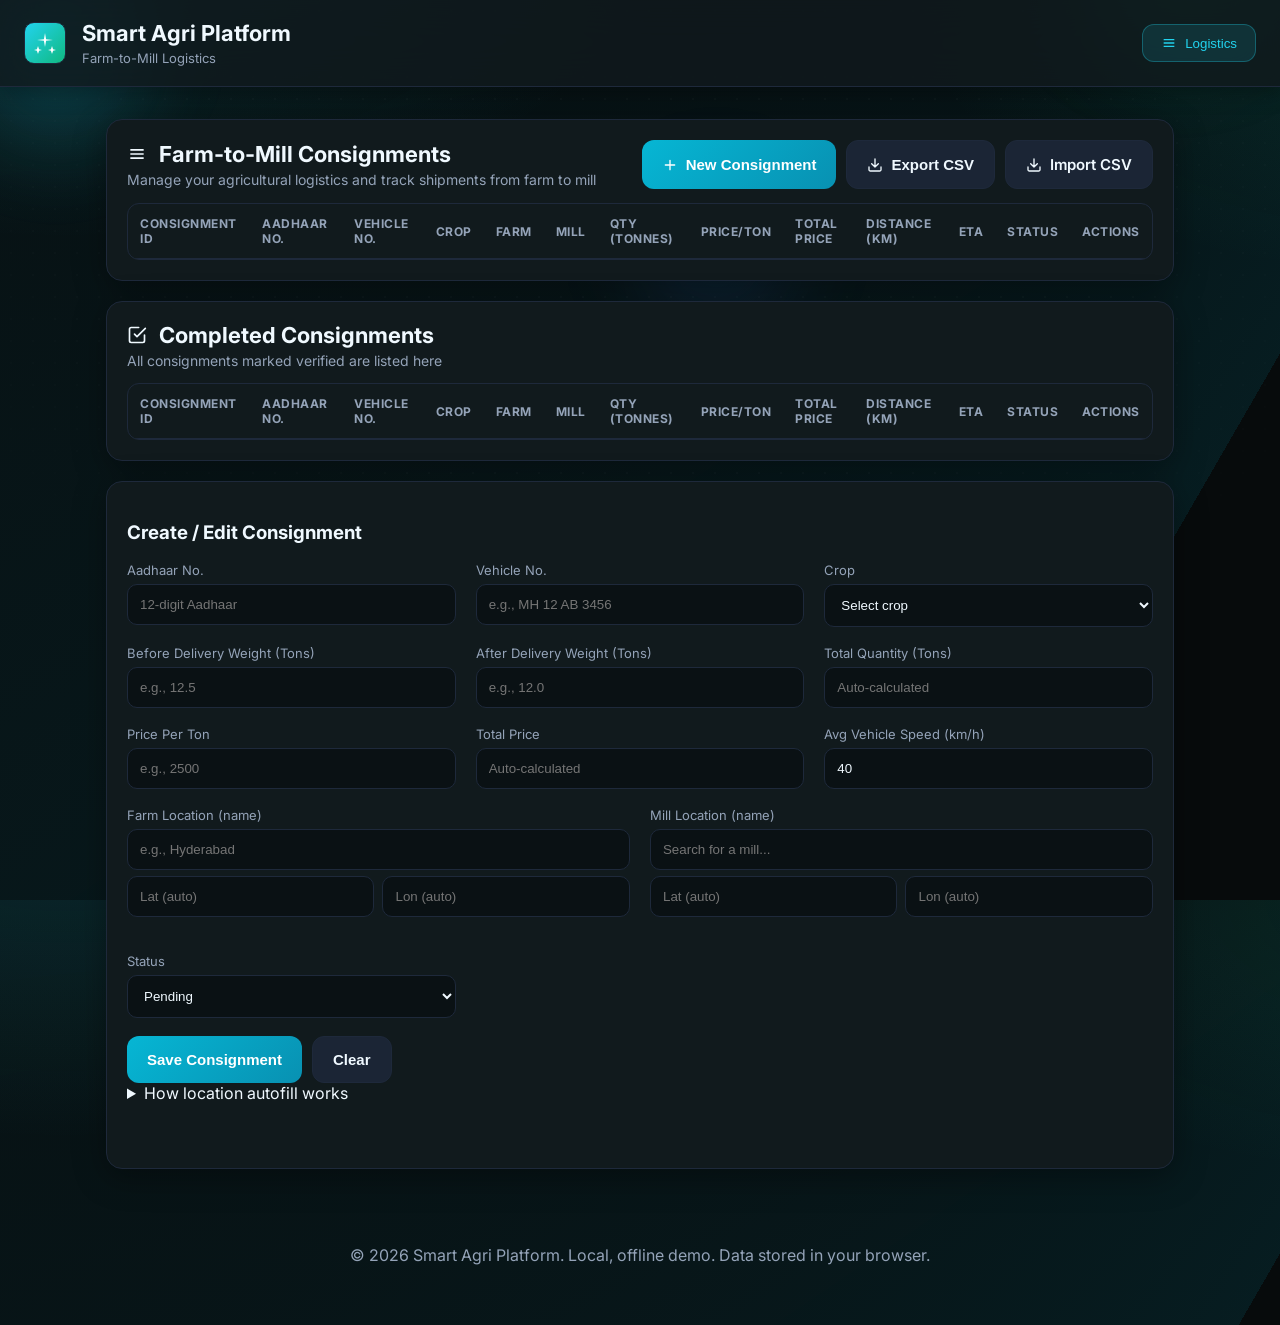
<file: BookingAdmin.html>
<!DOCTYPE html>
  <html lang="en">
  <head>
    <meta charset="UTF-8">
    <meta name="viewport" content="width=device-width, initial-scale=1.0">
    <title>Smart Agri Platform</title>
    <link rel="preconnect" href="https://fonts.googleapis.com">
    <link rel="preconnect" href="https://fonts.gstatic.com" crossorigin>
    <link href="https://fonts.googleapis.com/css2?family=Inter:wght@400;500;600;700&display=swap" rel="stylesheet">
    <meta name="description" content="Smart Agri Platform with Farm-to-Mill logistics.">
    <style>
    :root {
      --bg: #070b0c;
      --panel: #111a1d;
      --text: #f0f9ff;
      --muted: #94a3b8;
      --primary: #22d3ee;
      --primary-600: #06b6d4;
      --primary-700: #0891b2;
      --accent: #10b981;
      --border: #1e293b;
      --shadow: rgba(0, 0, 0, 0.35);
      --bg-cyan: rgba(34, 211, 238, 0.12);
      --bg-green: rgba(16, 185, 129, 0.10);
      --bg-blue: rgba(37, 99, 235, 0.08);
    }
  
    * { box-sizing: border-box; }
    html, body { height: 100%; }
    body {
      margin: 0;
      font-family: 'Inter', system-ui, -apple-system, Segoe UI, Roboto, Arial, sans-serif;
      color: var(--text);
      background:
        radial-gradient(1100px 600px at 5% -10%, var(--bg-cyan), transparent 55%),
        radial-gradient(900px 500px at 110% 0%, var(--bg-green), transparent 55%),
        conic-gradient(from 210deg at 120% -10%, rgba(6,182,212,0.10), transparent 25%),
        var(--bg);
      min-height: 100vh;
      position: relative;
      overflow-x: hidden;
    }
  
    body::before {
      content: "";
      position: fixed;
      inset: -10% -10% auto -10%;
      height: 55vh;
      z-index: -2;
      background:
        radial-gradient(220px 220px at 12% 30%, rgba(34,211,238,0.22), transparent 60%),
        radial-gradient(260px 200px at 85% 15%, rgba(16,185,129,0.18), transparent 60%),
        radial-gradient(200px 200px at 55% 70%, rgba(59,130,246,0.14), transparent 60%);
      filter: blur(30px) saturate(110%);
      pointer-events: none;
    }
  
    body::after {
      content: "";
      position: fixed;
      inset: 0;
      z-index: -3;
      background-image: radial-gradient(rgba(255,255,255,0.04) 1px, transparent 1px);
      background-size: 22px 22px;
      mask-image: radial-gradient(1200px 800px at 50% 20%, black 40%, transparent 75%);
      opacity: 0.6;
    }
  
    .app-header {
      display: flex;
      justify-content: space-between;
      align-items: center;
      gap: 16px;
      padding: 20px 24px;
      border-bottom: 1px solid var(--border);
      background: rgba(17, 26, 29, 0.8);
      backdrop-filter: blur(20px);
      position: sticky;
      top: 0;
      z-index: 10;
      box-shadow: 0 4px 20px var(--shadow);
    }
  
    .brand { display: flex; align-items: center; gap: 16px; }
    .brand-logo { width: 42px; height: 42px; border-radius: 10px; background: linear-gradient(135deg, var(--primary), var(--accent)); border: 1px solid var(--border); display: flex; align-items: center; justify-content: center; color: white; }
    .brand-logo svg { width: 24px; height: 24px; }
    .brand h1 { font-size: 22px; margin: 0; }
    .subtitle { margin: 4px 0 0; color: var(--muted); font-size: 13px; }
  
    .tabs { display: flex; gap: 8px; }
    .tab {
      display: flex; align-items: center; gap: 8px; padding: 10px 18px; border-radius: 12px;
      background: transparent; border: 1px solid transparent; color: var(--muted); cursor: pointer;
      transition: all 0.2s ease-in-out;
    }
    .tab:hover { background: rgba(30, 41, 59, 0.4); color: var(--text); border-color: var(--border); }
    .tab.active { background: rgba(34,211,238,0.12); color: var(--primary); border-color: rgba(34,211,238,0.3); font-weight: 500; }
    .tab.active:hover { background: rgba(34,211,238,0.15); }
    .tab svg { color: inherit; }
  
    .container { max-width: 1100px; margin: 32px auto; padding: 0 16px; }
    .panel { background: var(--panel); border: 1px solid var(--border); border-radius: 16px; padding: 20px; margin-bottom: 20px; box-shadow: 0 8px 32px var(--shadow); }
    .panel-header { display: flex; justify-content: space-between; align-items: center; gap: 16px; margin-bottom: 14px; flex-wrap: wrap; }
    .header-content h2 { margin: 0 0 4px; font-size: 22px; display: flex; align-items: center; gap: 12px; }
    .header-content .panel-description { margin: 0; font-size: 14px; color: var(--muted); }
    .actions { display: flex; gap: 10px; flex-wrap: wrap; }
  
    .grid-form { display: grid; grid-template-columns: repeat(3, minmax(0, 1fr)); gap: 18px 20px; }
    .form-field { display: flex; flex-direction: column; gap: 6px; position: relative; }
    .form-field label { color: var(--muted); font-size: 13px; }
    .form-field input, .form-field select { background: #0a1114; color: var(--text); border: 1px solid var(--border); border-radius: 10px; padding: 12px 12px; }
    .form-field input { width: 100%; white-space: nowrap; overflow: hidden; text-overflow: ellipsis; }
    .inline-fields { display: grid; grid-template-columns: 1fr 1fr; gap: 8px; }
    .location-row { display: grid; grid-template-columns: 1fr 1fr; gap: 18px 20px; grid-column: span 3; align-items: start; }
    .form-actions { display: flex; gap: 10px; grid-column: span 3; }
  
    .btn {
      background: rgba(30, 41, 59, 0.8); color: var(--text); border: 1px solid var(--border);
      padding: 14px 20px; border-radius: 12px; cursor: pointer; font-weight: 600; font-size: 15px;
      display: flex; align-items: center; justify-content: center; gap: 8px;
    }
    .btn.primary { background: linear-gradient(135deg, var(--primary-600), var(--primary-700)); border: none; color: white; }
    .btn:hover { background: rgba(30, 41, 59, 1); }
    .btn.primary:hover { opacity: 0.9; }
  
    .file-input { cursor: pointer; }
    .file-input input { display: none; }
  
    .table-wrap { overflow-x: auto; border: 1px solid var(--border); border-radius: 12px; }
    .data-table { width: 100%; border-collapse: collapse; }
    .data-table th, .data-table td { border-bottom: 1px solid var(--border); padding: 12px; text-align: left; font-size: 14px; }
    .data-table th { color: var(--muted); text-transform: uppercase; font-size: 12px; letter-spacing: 0.5px; }
    .data-table tr:last-child td { border-bottom: none; }
    .data-table tr:hover td { background: rgba(34, 211, 238, 0.06); }
    .status-badge {
      padding: 4px 8px; border-radius: 8px; font-size: 12px; font-weight: 500;
    }
    .status-pending { background-color: var(--bg-blue); color: #3b82f6; }
    .status-assigned { background-color: var(--bg-cyan); color: #06b6d4; }
    .status-in-transit { background-color: var(--bg-green); color: var(--accent); }
    .status-delivered { background-color: rgba(34,197,94,0.1); color: #22c55e; }
    .status-cancelled { background-color: rgba(239,68,68,0.1); color: #ef4444; }
  
    .action-btn { background: none; border: none; cursor: pointer; padding: 4px 8px; color: var(--muted); transition: color 0.2s; }
    .action-btn:hover { color: var(--text); }
    .action-btn.delete:hover { color: #ef4444; }
    .action-btn.edit:hover { color: var(--primary); }
  
    .app-footer { text-align: center; color: var(--muted); padding: 28px 12px 44px; }
    .tab-panel { display: none; }
    .tab-panel.active { display: block; }
    .result-message { margin-top: 15px; padding: 15px; border-radius: 12px; font-size: 15px; }
    .result-message.success { background: var(--bg-green); border: 1px solid var(--accent); color: var(--accent); }
    .result-message.error { background: rgba(239,68,68,0.1); border: 1px solid #ef4444; color: #ef4444; }
  
    /* Autocomplete suggestions */
    .suggestions {
      position: absolute;
      left: 0;
      right: 0;
      top: calc(100% + 6px);
      background: rgba(17, 26, 29, 0.95);
      border: 1px solid var(--border);
      border-radius: 12px;
      z-index: 20;
      box-shadow: 0 8px 32px var(--shadow);
      max-height: 240px;
      overflow: auto;
    }
    .suggestions.hidden { display: none; }
    .suggestion-item { padding: 10px 14px; cursor: pointer; border-bottom: 1px solid rgba(255,255,255,0.05); }
    .suggestion-item:last-child { border-bottom: none; }
    .suggestion-item:hover, .suggestion-item.active { background: rgba(34, 211, 238, 0.1); }
    .suggestion-title { color: var(--text); font-size: 14px; font-weight: 500; }
    .suggestion-sub { color: var(--muted); font-size: 12px; }
    .row-flash { animation: rowFlash 1.6s ease-out; }
    @keyframes rowFlash { 0% { background-color: rgba(34,211,238,0.25); } 100% { background-color: transparent; } }
  
    @media (max-width: 900px) {
      .grid-form { grid-template-columns: 1fr; }
      .form-actions { grid-column: span 1; }
      .header-content, .actions { flex-basis: 100%; }
      .data-table th, .data-table td { min-width: 100px; }
      .location-row { grid-template-columns: 1fr; grid-column: span 1; }
    }
  </style>
  </head>
  <body>
    <header class="app-header">
      <div class="brand">
        <div class="brand-logo">
          <svg width="24" height="24" viewBox="0 0 24 24" fill="none" xmlns="http://www.w3.org/2000/svg">
            <path d="M12 2L13.09 8.26L20 9L13.09 9.74L12 16L10.91 9.74L4 9L10.91 8.26L12 2Z" fill="currentColor"/>
            <path d="M19 15L20.09 18.26L23 19L20.09 19.74L19 23L17.91 19.74L15 19L17.91 18.26L19 15Z" fill="currentColor"/>
            <path d="M5 15L6.09 18.26L9 19L6.09 19.74L5 23L3.91 19.74L1 19L3.91 18.26L5 15Z" fill="currentColor"/>
          </svg>
        </div>
        <div>
          <h1>Smart Agri Platform</h1>
          <p class="subtitle">Farm-to-Mill Logistics</p>
        </div>
      </div>
      <nav class="tabs" role="tablist" aria-label="Main sections">
        <button class="tab active" data-tab="logistics" role="tab" aria-selected="true">
          <svg width="16" height="16" viewBox="0 0 24 24" fill="none" xmlns="http://www.w3.org/2000/svg">
            <path d="M20 8H4V6H20V8ZM4 13H20V11H4V13ZM4 18H20V16H4V18Z" fill="currentColor"/>
          </svg>
          Logistics
        </button>
      </nav>
    </header>
  
    <main class="container">
      <section id="logistics" class="tab-panel active" role="tabpanel" aria-labelledby="logistics-tab">
        <div class="panel">
          <div class="panel-header">
            <div class="header-content">
              <h2>
                <svg width="20" height="20" viewBox="0 0 24 24" fill="none" xmlns="http://www.w3.org/2000/svg">
                  <path d="M20 8H4V6H20V8ZM4 13H20V11H4V13ZM4 18H20V16H4V18Z" fill="currentColor"/>
                </svg>
                Farm-to-Mill Consignments
              </h2>
              <p class="panel-description">Manage your agricultural logistics and track shipments from farm to mill</p>
            </div>
            <div class="actions">
              <button id="newConsignmentBtn" class="btn primary">
                <svg width="16" height="16" viewBox="0 0 24 24" fill="none" xmlns="http://www.w3.org/2000/svg">
                  <path d="M12 5V19M5 12H19" stroke="currentColor" stroke-width="2" stroke-linecap="round"/>
                </svg>
                New Consignment
              </button>
              <button id="exportConsignmentsBtn" class="btn">
                <svg width="16" height="16" viewBox="0 0 24 24" fill="none" xmlns="http://www.w3.org/2000/svg">
                  <path d="M21 15V19C21 19.5304 20.7893 20.0391 20.4142 20.4142C20.0391 20.7893 19.5304 21 19 21H5C4.46957 21 3.96086 20.7893 3.58579 20.4142C3.21071 20.0391 3 19.5304 3 19V15M17 10L12 15M12 15L7 10M12 15V3" stroke="currentColor" stroke-width="2" stroke-linecap="round" stroke-linejoin="round"/>
                </svg>
                Export CSV
              </button>
              <label class="file-input btn">
                <svg width="16" height="16" viewBox="0 0 24 24" fill="none" xmlns="http://www.w3.org/2000/svg">
                  <path d="M21 15V19C21 19.5304 20.7893 20.0391 20.4142 20.4142C20.0391 20.7893 19.5304 21 19 21H5C4.46957 21 3.96086 20.7893 3.58579 20.4142C3.21071 20.0391 3 19.5304 3 19V15M7 10L12 15M12 15L17 10M12 15V3" stroke="currentColor" stroke-width="2" stroke-linecap="round" stroke-linejoin="round"/>
                </svg>
                Import CSV
                <input id="importConsignmentsInput" type="file" accept=".csv,text/csv" style="display: none;">
              </label>
            </div>
          </div>
  
          <div class="table-wrap">
            <table class="data-table" id="consignmentsTable">
              <thead>
                <tr>
                  <th>Consignment ID</th>
                  <th>Aadhaar No.</th>
                  <th>Vehicle No.</th>
                  <th>Crop</th>
                  <th>Farm</th>
                  <th>Mill</th>
                  <th>Qty (tonnes)</th>
                  <th>Price/Ton</th>
                  <th>Total Price</th>
                  <th>Distance (km)</th>
                  <th>ETA</th>
                  <th>Status</th>
                  <th>Actions</th>
                </tr>
              </thead>
              <tbody>
              </tbody>
            </table>
          </div>
        </div>
  
        <div class="panel">
          <div class="panel-header">
            <div class="header-content">
              <h2>
                <svg width="20" height="20" viewBox="0 0 24 24" fill="none" xmlns="http://www.w3.org/24/24" fill="none" xmlns="http://www.w3.org/2000/svg">
                  <path d="M9 11L12 14L22 4" stroke="currentColor" stroke-width="2" stroke-linecap="round" stroke-linejoin="round"/>
                  <path d="M21 12V19C21 20.1046 20.1046 21 19 21H5C3.89543 21 3 20.1046 3 19V5C3 3.89543 3.89543 3 5 3H14" stroke="currentColor" stroke-width="2" stroke-linecap="round" stroke-linejoin="round"/>
                </svg>
                Completed Consignments
              </h2>
              <p class="panel-description">All consignments marked verified are listed here</p>
            </div>
          </div>
          <div class="table-wrap">
            <table class="data-table" id="completedTable">
              <thead>
                <tr>
                  <th>Consignment ID</th>
                  <th>Aadhaar No.</th>
                  <th>Vehicle No.</th>
                  <th>Crop</th>
                  <th>Farm</th>
                  <th>Mill</th>
                  <th>Qty (tonnes)</th>
                  <th>Price/Ton</th>
                  <th>Total Price</th>
                  <th>Distance (km)</th>
                  <th>ETA</th>
                  <th>Status</th>
                  <th>Actions</th>
                </tr>
              </thead>
              <tbody>
              </tbody>
            </table>
          </div>
        </div>
  
        <div class="panel" id="consignmentFormPanel">
          <h3>Create / Edit Consignment</h3>
          <form id="consignmentForm" class="grid-form" autocomplete="off">
            <input type="hidden" id="consignmentId">
  
            <div class="form-field">
              <label for="aadhaarNumber">Aadhaar No.</label>
              <input id="aadhaarNumber" type="text" inputmode="numeric" pattern="[0-9]{12}" maxlength="12" placeholder="12-digit Aadhaar" required>
            </div>
  
            <div class="form-field">
              <label for="vehicleNumber">Vehicle No.</label>
              <input id="vehicleNumber" type="text" placeholder="e.g., MH 12 AB 3456" required>
            </div>
  
            <div class="form-field">
              <label for="crop">Crop</label>
              <select id="crop" required>
                <option value="">Select crop</option>
                <option>Wheat</option>
                <option>Rice</option>
                <option>Maize</option>
                <option>Soybean</option>
                <option>Sugarcane</option>
                <option>Cotton</option>
                <option>Pulses</option>
              </select>
            </div>
            
            <div class="form-field">
              <label for="beforeDeliveryTons">Before Delivery Weight (Tons)</label>
              <input id="beforeDeliveryTons" type="number" min="0" step="0.01" placeholder="e.g., 12.5" required>
            </div>
            
            <div class="form-field">
              <label for="afterDeliveryTons">After Delivery Weight (Tons)</label>
              <input id="afterDeliveryTons" type="number" min="0" step="0.01" placeholder="e.g., 12.0" required>
            </div>
  
            <div class="form-field">
              <label for="totalTons">Total Quantity (Tons)</label>
              <input id="totalTons" type="text" placeholder="Auto-calculated" readonly>
            </div>
  
            <div class="form-field">
              <label for="pricePerTon">Price Per Ton</label>
              <input id="pricePerTon" type="number" min="0" step="0.01" placeholder="e.g., 2500" required>
            </div>
            
            <div class="form-field">
              <label for="totalPrice">Total Price</label>
              <input id="totalPrice" type="text" placeholder="Auto-calculated" readonly>
            </div>
  
            <div class="form-field">
              <label for="vehicleSpeed">Avg Vehicle Speed (km/h)</label>
              <input id="vehicleSpeed" type="number" min="1" step="1" value="40" required>
            </div>
  
            <div class="location-row">
              <div class="form-field">
                <label for="farmLocationName">Farm Location (name)</label>
                <input id="farmLocationName" type="text" placeholder="e.g., Hyderabad" required autocomplete="off">
                <div id="farmSuggestions" class="suggestions hidden"></div>
                <div class="inline-fields">
                  <input id="farmLat" type="number" step="0.000001" placeholder="Lat (auto)" readonly required>
                  <input id="farmLon" type="number" step="0.000001" placeholder="Lon (auto)" readonly required>
                </div>
              </div>

              <div class="form-field">
                <label for="millLocationName">Mill Location (name)</label>
                <input id="millLocationName" type="text" placeholder="Search for a mill..." required autocomplete="off">
                <div id="millSuggestions" class="suggestions hidden"></div>
                <div class="inline-fields">
                  <input id="millLat" type="number" step="0.000001" placeholder="Lat (auto)" readonly required>
                  <input id="millLon" type="number" step="0.000001" placeholder="Lon (auto)" readonly required>
                </div>
              </div>
            </div>
            <div id="distanceInfo" class="panel-description" style="grid-column: span 3;"></div>
  
            <div class="form-field">
              <label for="status">Status</label>
              <select id="status" required>
                <option>Pending</option>
                <option>Assigned</option>
                <option>In Transit</option>
                <option>Delivered</option>
                <option>Cancelled</option>
              </select>
            </div>
  
            <div class="form-actions col-span-3">
              <button type="submit" class="btn primary">Save Consignment</button>
              <button type="reset" class="btn" id="resetFormBtn">Clear</button>
            </div>
          </form>
  
          <details class="hint">
            <summary>How location autofill works</summary>
            <p>Enter a city, village, or address. Latitude/longitude will auto-fill using OpenStreetMap.</p>
          </details>
  
          <div id="resultMessage" class="result-message" aria-live="polite"></div>
        </div>
      </section>
    </main>
  
    <footer class="app-footer">
      <p>© <span id="year"></span> Smart Agri Platform. Local, offline demo. Data stored in your browser.</p>
    </footer>
  
    <script>
      document.addEventListener('DOMContentLoaded', () => {
        'use strict';
        
        // --- Core UI Variables ---
        const tabs = document.querySelectorAll('.tab');
        const panels = document.querySelectorAll('.tab-panel');
        const yearEl = document.getElementById('year');
        yearEl.textContent = new Date().getFullYear();
  
        // --- Logistics Section Variables ---
        const newConsignmentBtn = document.getElementById('newConsignmentBtn');
        const exportConsignmentsBtn = document.getElementById('exportConsignmentsBtn');
        const importConsignmentsInput = document.getElementById('importConsignmentsInput');
        const consignmentsTableBody = document.querySelector('#consignmentsTable tbody');
        const completedTableBody = document.querySelector('#completedTable tbody');
        const consignmentForm = document.getElementById('consignmentForm');
        const consignmentFormPanel = document.getElementById('consignmentFormPanel');
        const consignmentIdInput = document.getElementById('consignmentId');
        const farmLocationNameInput = document.getElementById('farmLocationName');
        const millLocationNameInput = document.getElementById('millLocationName');
        const farmSuggestions = document.getElementById('farmSuggestions');
        const millSuggestions = document.getElementById('millSuggestions');
        const farmLatInput = document.getElementById('farmLat');
        const farmLonInput = document.getElementById('farmLon');
        const millLatInput = document.getElementById('millLat');
        const millLonInput = document.getElementById('millLon');
        const beforeDeliveryTonsInput = document.getElementById('beforeDeliveryTons');
        const afterDeliveryTonsInput = document.getElementById('afterDeliveryTons');
        const totalTonsInput = document.getElementById('totalTons');
        const pricePerTonInput = document.getElementById('pricePerTon');
        const totalPriceInput = document.getElementById('totalPrice');
        const resultMessage = document.getElementById('resultMessage');
  
        const millsData = [
          { name: 'Shree Renuka Sugars Ltd', lat: 15.65, lon: 74.5 },
          { name: 'Bajaj Hindusthan Sugar Ltd', lat: 28.53, lon: 77.21 },
          { name: 'Balrampur Chini Mills Ltd', lat: 27.53, lon: 82.2 },
          { name: 'EID Parry India Ltd', lat: 13.08, lon: 80.27 },
          { name: 'Dwarikesh Sugar Industries Ltd', lat: 28.8, lon: 78.4 },
          { name: 'Triveni Engineering & Industries Ltd', lat: 28.62, lon: 77.06 }
        ];
  
        let consignments = JSON.parse(localStorage.getItem('consignments')) || [];
        
        // --- Helper Functions ---
        function showMessage(type, message) {
          resultMessage.className = `result-message ${type}`;
          resultMessage.textContent = message;
        }
        
        function clearMessage() {
          resultMessage.textContent = '';
          resultMessage.className = 'result-message';
        }
  
        function haversineKm(lat1, lon1, lat2, lon2) {
          const R = 6371;
          const dLat = (lat2 - lat1) * Math.PI / 180;
          const dLon = (lon2 - lon1) * Math.PI / 180;
          const a = Math.sin(dLat/2) * Math.sin(dLat/2) +
                    Math.cos(lat1 * Math.PI / 180) * Math.cos(lat2 * Math.PI / 180) *
                    Math.sin(dLon/2) * Math.sin(dLon/2);
          const c = 2 * Math.atan2(Math.sqrt(a), Math.sqrt(1-a));
          return R * c;
        }

        function updateDistanceInfo() {
          const infoEl = document.getElementById('distanceInfo');
          const flt = parseFloat(farmLatInput.value);
          const fln = parseFloat(farmLonInput.value);
          const mlt = parseFloat(millLatInput.value);
          const mln = parseFloat(millLonInput.value);
          if ([flt, fln, mlt, mln].every(Number.isFinite)) {
            const dist = haversineKm(flt, fln, mlt, mln);
            const speed = parseFloat(document.getElementById('vehicleSpeed').value);
            const eta = calculateETA(dist, speed);
            infoEl.textContent = `Distance: ${dist.toFixed(1)} km • ETA: ${eta}`;
          } else {
            infoEl.textContent = '';
          }
        }
  
        function calculateETA(distanceKm, speedKmh) {
          if (!speedKmh || speedKmh <= 0) return 'N/A';
          const timeHours = distanceKm / speedKmh;
          const hours = Math.floor(timeHours);
          const minutes = Math.round((timeHours - hours) * 60);
          return hours > 0 ? `${hours} hr ${minutes} min` : `${minutes} min`;
        }
  
        const searchCache = new Map();
        const CACHE_TTL = 5 * 60 * 1000;
        function getCached(cache, key) {
          const v = cache.get(key);
          if (v && Date.now() - v.t < CACHE_TTL) return v.d;
          cache.delete(key);
          return null;
        }
        function setCached(cache, key, data) { cache.set(key, { d: data, t: Date.now() }); }
  
        async function searchPlaces(q) {
          const key = q.trim().toLowerCase();
          if (!key) return [];
          const cached = getCached(searchCache, key); if (cached) return cached;
          const url = `https://nominatim.openstreetmap.org/search?q=${encodeURIComponent(key)}&format=json&addressdetails=1&limit=5&countrycodes=in`;
          try {
            const res = await fetch(url, { headers: { 'Accept': 'application/json', 'User-Agent': 'SmartAgriPlatform/1.0' }});
            if (!res.ok) return [];
            const arr = await res.json();
            const out = Array.isArray(arr) ? arr.map(r => ({
              title: r.display_name,
              lat: Number(r.lat),
              lon: Number(r.lon)
            })) : [];
            setCached(searchCache, key, out);
            return out;
          } catch { return []; }
        }
  
        function renderSuggestions(container, items, latInput, lonInput, nameInput) {
          if (!container) return;
          if (!items || items.length === 0) {
            container.classList.add('hidden');
            container.innerHTML = '';
            return;
          }
          container.innerHTML = items.map((it, idx) => `
            <div class="suggestion-item" data-idx="${idx}">
              <div class="suggestion-title">${it.name || it.title}</div>
              <div class="suggestion-sub">${it.lat.toFixed(5)}, ${it.lon.toFixed(5)}</div>
            </div>`).join('');
          container.classList.remove('hidden');
  
          container.querySelectorAll('.suggestion-item').forEach(item => {
            item.addEventListener('mousedown', (ev) => {
              ev.preventDefault();
              const index = item.dataset.idx;
              const selected = items[index];
              const label = selected.name || selected.title;
              nameInput.value = `${label} (${selected.lat.toFixed(6)}, ${selected.lon.toFixed(6)})`;
              latInput.value = selected.lat.toFixed(6);
              lonInput.value = selected.lon.toFixed(6);
              container.classList.add('hidden');
              autoSizeInput(nameInput);
              updateDistanceInfo();
              nameInput.focus();
            });
          });
        }
  
        function debounce(fn, delay) { let t = null; return (...a) => { clearTimeout(t); t = setTimeout(() => fn(...a), delay); }; }

        // Keep text inside the input; set tooltip to show full value
        function autoSizeInput(inputEl) {
          inputEl.style.width = '100%';
          inputEl.title = inputEl.value || '';
        }

        // Allow typing "lat, lon" directly into the location name fields
        function tryParseLatLonFromText(text) {
          const m = text.match(/(-?\d{1,3}(?:\.\d+)?)[\s,]+(-?\d{1,3}(?:\.\d+)?)/);
          if (!m) return null;
          const lat = parseFloat(m[1]);
          const lon = parseFloat(m[2]);
          if (Number.isFinite(lat) && Number.isFinite(lon)) return { lat, lon };
          return null;
        }
  
        // --- Main Rendering and Data Management ---
        function getNextConsignmentId() {
          const lastId = consignments.reduce((max, c) => {
            const num = parseInt(c.id.split('-')[1], 10);
            return num > max ? num : max;
          }, 0);
          const nextNum = lastId + 1;
          return `C-${String(nextNum).padStart(3, '0')}`;
        }
  
        function renderConsignments() {
          consignmentsTableBody.innerHTML = '';
          completedTableBody.innerHTML = '';
  
          const pendingOrAssigned = consignments.filter(c => ['Pending', 'Assigned', 'In Transit'].includes(c.status));
          const completed = consignments.filter(c => c.status === 'Delivered' || c.status === 'Cancelled');
  
          pendingOrAssigned.forEach(consignment => {
            const row = createConsignmentRow(consignment);
            consignmentsTableBody.appendChild(row);
          });
  
          completed.forEach(consignment => {
            const row = createConsignmentRow(consignment);
            completedTableBody.appendChild(row);
          });
  
          localStorage.setItem('consignments', JSON.stringify(consignments));
        }
  
        function createConsignmentRow(c) {
          const tr = document.createElement('tr');
          tr.setAttribute('data-id', c.id);
          const eta = calculateETA(c.distanceKm, c.vehicleSpeed);
          const statusClass = `status-${c.status.toLowerCase().replace(' ', '-')}`;
  
          let actionButtons = '';
          if (c.status !== 'Delivered' && c.status !== 'Cancelled') {
            const assignIfPending = c.status === 'Pending' ? `<button class="action-btn assign-btn" data-id="${c.id}"><svg width="16" height="16" viewBox="0 0 24 24" fill="none" xmlns="http://www.w3.org/2000/svg"><path d="M12 2C17.5228 2 22 6.47715 22 12C22 17.5228 17.5228 22 12 22C6.47715 22 2 17.5228 2 12C2 6.47715 6.47715 2 12 2Z" stroke="currentColor" stroke-width="2" stroke-linecap="round" stroke-linejoin="round"/><path d="M16 16L12 12L16 8" stroke="currentColor" stroke-width="2" stroke-linecap="round" stroke-linejoin="round"/></svg> Assign</button>` : '';
            actionButtons = `
              ${assignIfPending}
              <button class="action-btn" data-id="${c.id}" data-action="delivered">Delivered</button>
              <button class="action-btn delete" data-id="${c.id}" data-action="cancel">Cancel</button>
            `;
          }
  
          tr.innerHTML = `
            <td>${c.id}</td>
            <td>${c.aadhaarNumber}</td>
            <td>${c.vehicleNumber}</td>
            <td>${c.crop}</td>
            <td>${c.farmLocationName}</td>
            <td>${c.millLocationName}</td>
            <td>${c.totalTons.toFixed(2)}</td>
            <td>₹${c.pricePerTon.toFixed(2)}</td>
            <td>₹${c.totalPrice.toFixed(2)}</td>
            <td>${c.distanceKm.toFixed(1)}</td>
            <td>${eta}</td>
            <td><span class="status-badge ${statusClass}">${c.status}</span></td>
            <td>
              <div class="actions">
                ${actionButtons}
                <button class="action-btn edit" data-id="${c.id}"><svg width="16" height="16" viewBox="0 0 24 24" fill="none" xmlns="http://www.w3.org/2000/svg"><path d="M17 3L21 7L13.75 14.25L9.5 14.5L9.25 10.25L17 3Z" stroke="currentColor" stroke-width="2" stroke-linecap="round" stroke-linejoin="round"/><path d="M14 21H20" stroke="currentColor" stroke-width="2" stroke-linecap="round" stroke-linejoin="round"/><path d="M10.25 14.5L9.25 10.25" stroke="currentColor" stroke-width="2" stroke-linecap="round" stroke-linejoin="round"/><path d="M12 21H5C3.89543 21 3 20.1046 3 19V5C3 3.89543 3.89543 3 5 3H10" stroke="currentColor" stroke-width="2" stroke-linecap="round" stroke-linejoin="round"/></svg> Edit</button>
              </div>
            </td>
          `;
  
          if (c.status === 'Pending') {
            const assignBtn = tr.querySelector('.assign-btn');
            assignBtn.addEventListener('click', () => {
              const index = consignments.findIndex(item => item.id === c.id);
              if (index !== -1) {
                consignments[index].status = 'Assigned';
                renderConsignments();
                showMessage('success', `Consignment ${c.id} has been assigned.`);
              }
            });
          }
          
          return tr;
        }
  
        // --- Event Listeners and Initial Setup ---
        newConsignmentBtn.addEventListener('click', () => {
          consignmentForm.reset();
          consignmentIdInput.value = '';
          consignmentForm.scrollIntoView({ behavior: 'smooth' });
          clearMessage();
        });
  
        consignmentForm.addEventListener('submit', (e) => {
          e.preventDefault();
  
          const id = consignmentIdInput.value || getNextConsignmentId();
          const aadhaarNumber = document.getElementById('aadhaarNumber').value.trim();
          const vehicleNumber = document.getElementById('vehicleNumber').value.trim();
          const crop = document.getElementById('crop').value.trim();
          const farmLocationName = farmLocationNameInput.value.trim();
          const millLocationName = millLocationNameInput.value.trim();
          const beforeTons = parseFloat(beforeDeliveryTonsInput.value);
          const afterTons = parseFloat(afterDeliveryTonsInput.value);
          const pricePerTon = parseFloat(pricePerTonInput.value);
          const vehicleSpeed = parseFloat(document.getElementById('vehicleSpeed').value);
          const farmLat = parseFloat(farmLatInput.value);
          const farmLon = parseFloat(farmLonInput.value);
          const millLat = parseFloat(millLatInput.value);
          const millLon = parseFloat(millLonInput.value);
          const status = document.getElementById('status').value;
  
          if (beforeTons <= afterTons) {
              showMessage('error', 'Before delivery weight must be greater than after delivery weight.');
              return;
          }
  
          const totalTons = beforeTons - afterTons;
          const totalPrice = totalTons * pricePerTon;
          const distanceKm = haversineKm(farmLat, farmLon, millLat, millLon);
  
          const newConsignment = {
            id, aadhaarNumber, vehicleNumber, crop, farmLocationName, millLocationName,
            beforeTons, afterTons, totalTons, pricePerTon, totalPrice,
            farmLat, farmLon, millLat, millLon, vehicleSpeed, distanceKm, status
          };
  
          const existingIndex = consignments.findIndex(c => c.id === id);
          if (existingIndex !== -1) {
            consignments[existingIndex] = newConsignment;
            showMessage('success', `Consignment ${id} updated successfully.`);
          } else {
            consignments.push(newConsignment);
            showMessage('success', `New consignment ${id} created successfully.`);
          }
  
          renderConsignments();
          consignmentForm.reset();
        });
        
        beforeDeliveryTonsInput.addEventListener('input', () => {
          const beforeTons = parseFloat(beforeDeliveryTonsInput.value);
          const afterTons = parseFloat(afterDeliveryTonsInput.value);
          if (!isNaN(beforeTons) && !isNaN(afterTons)) {
            totalTonsInput.value = (beforeTons - afterTons).toFixed(2);
          } else {
            totalTonsInput.value = '';
          }
        });
        
        afterDeliveryTonsInput.addEventListener('input', () => {
          const beforeTons = parseFloat(beforeDeliveryTonsInput.value);
          const afterTons = parseFloat(afterDeliveryTonsInput.value);
          if (!isNaN(beforeTons) && !isNaN(afterTons)) {
            totalTonsInput.value = (beforeTons - afterTons).toFixed(2);
          } else {
            totalTonsInput.value = '';
          }
        });
        
        pricePerTonInput.addEventListener('input', () => {
          const totalTons = parseFloat(totalTonsInput.value);
          const pricePerTon = parseFloat(pricePerTonInput.value);
          if (!isNaN(totalTons) && !isNaN(pricePerTon)) {
            totalPriceInput.value = (totalTons * pricePerTon).toFixed(2);
          } else {
            totalPriceInput.value = '';
          }
        });
  
        document.getElementById('consignmentsTable').addEventListener('click', (e) => {
            const target = e.target.closest('.action-btn');
            if (!target) return;
            const id = target.dataset.id;
            const action = target.dataset.action;
            const index = consignments.findIndex(c => c.id === id);
            if (index === -1) return;
            
            if (target.classList.contains('edit')) {
                const c = consignments[index];
                consignmentIdInput.value = c.id;
                document.getElementById('aadhaarNumber').value = c.aadhaarNumber;
                document.getElementById('vehicleNumber').value = c.vehicleNumber;
                document.getElementById('crop').value = c.crop;
                document.getElementById('beforeDeliveryTons').value = c.beforeTons;
                document.getElementById('afterDeliveryTons').value = c.afterTons;
                totalTonsInput.value = c.totalTons.toFixed(2);
                document.getElementById('pricePerTon').value = c.pricePerTon;
                totalPriceInput.value = c.totalPrice.toFixed(2);
                document.getElementById('vehicleSpeed').value = c.vehicleSpeed;
                farmLocationNameInput.value = c.farmLocationName;
                millLocationNameInput.value = c.millLocationName;
                farmLatInput.value = c.farmLat.toFixed(6);
                farmLonInput.value = c.farmLon.toFixed(6);
                millLatInput.value = c.millLat.toFixed(6);
                millLonInput.value = c.millLon.toFixed(6);
                document.getElementById('status').value = c.status;
                consignmentForm.scrollIntoView({ behavior: 'smooth' });
            } else if (action === 'delivered') {
                consignments[index].status = 'Delivered';
                renderConsignments();
                showMessage('success', `Consignment ${id} marked as Delivered.`);
                const completedRow = document.querySelector(`#completedTable tbody tr[data-id="${id}"]`);
                if (completedRow) { completedRow.classList.add('row-flash'); }
                document.getElementById('completedTable').scrollIntoView({ behavior: 'smooth', block: 'start' });
            } else if (action === 'cancel') {
                consignments[index].status = 'Cancelled';
                renderConsignments();
                showMessage('success', `Consignment ${id} marked as Cancelled.`);
            }
        });
        
        function csvEscape(value) {
          const str = value == null ? '' : String(value);
          if (/[",\n]/.test(str)) {
            return '"' + str.replace(/"/g, '""') + '"';
          }
          return str;
        }

        function toCSV(rows, headers) {
          const headerLine = headers.join(',');
          const lines = rows.map(r => headers.map(h => csvEscape(r[h])).join(','));
          return [headerLine, ...lines].join('\n');
        }

        function parseCSV(text) {
          const rows = [];
          let i = 0, field = '', inQuotes = false, row = [];
          function endField() { row.push(field); field = ''; }
          function endRow() { rows.push(row); row = []; }
          while (i < text.length) {
            const ch = text[i];
            if (inQuotes) {
              if (ch === '"') {
                if (text[i+1] === '"') { field += '"'; i++; }
                else { inQuotes = false; }
              } else { field += ch; }
            } else {
              if (ch === '"') { inQuotes = true; }
              else if (ch === ',') { endField(); }
              else if (ch === '\n') { endField(); endRow(); }
              else if (ch === '\r') { /* ignore */ }
              else { field += ch; }
            }
            i++;
          }
          // flush last field/row
          endField();
          endRow();
          // remove trailing empty row if present
          if (rows.length && rows[rows.length-1].length === 1 && rows[rows.length-1][0] === '') rows.pop();
          return rows;
        }

        exportConsignmentsBtn.addEventListener('click', () => {
          const headers = [
            'id','aadhaarNumber','vehicleNumber','crop','farmLocationName','millLocationName',
            'beforeTons','afterTons','totalTons','pricePerTon','totalPrice',
            'farmLat','farmLon','millLat','millLon','vehicleSpeed','distanceKm','status'
          ];
          const csv = toCSV(consignments, headers);
          const blob = new Blob([csv], { type: 'text/csv;charset=utf-8;' });
          const url = URL.createObjectURL(blob);
          const link = document.createElement('a');
          link.href = url;
          link.download = `consignments-${Date.now()}.csv`;
          document.body.appendChild(link);
          link.click();
          document.body.removeChild(link);
          URL.revokeObjectURL(url);
        });
  
        importConsignmentsInput.addEventListener('change', (e) => {
          const file = e.target.files[0];
          if (!file) return;

          const reader = new FileReader();
          reader.onload = (event) => {
            try {
              const text = event.target.result;
              const rows = parseCSV(text);
              if (!rows || rows.length < 2) throw new Error('No data rows found.');
              const headers = rows[0];
              const required = ['id','aadhaarNumber','vehicleNumber','crop','farmLocationName','millLocationName','beforeTons','afterTons','totalTons','pricePerTon','totalPrice','farmLat','farmLon','millLat','millLon','vehicleSpeed','distanceKm','status'];
              const missing = required.filter(h => !headers.includes(h));
              if (missing.length) throw new Error('Missing headers: ' + missing.join(', '));
              const idx = Object.fromEntries(headers.map((h, i) => [h, i]));
              const parsed = rows.slice(1).filter(r => r.length && r.some(v => v && v.trim() !== '')).map(r => ({
                id: r[idx.id],
                aadhaarNumber: r[idx.aadhaarNumber],
                vehicleNumber: r[idx.vehicleNumber],
                crop: r[idx.crop],
                farmLocationName: r[idx.farmLocationName],
                millLocationName: r[idx.millLocationName],
                beforeTons: parseFloat(r[idx.beforeTons] || '0'),
                afterTons: parseFloat(r[idx.afterTons] || '0'),
                totalTons: parseFloat(r[idx.totalTons] || '0'),
                pricePerTon: parseFloat(r[idx.pricePerTon] || '0'),
                totalPrice: parseFloat(r[idx.totalPrice] || '0'),
                farmLat: parseFloat(r[idx.farmLat] || '0'),
                farmLon: parseFloat(r[idx.farmLon] || '0'),
                millLat: parseFloat(r[idx.millLat] || '0'),
                millLon: parseFloat(r[idx.millLon] || '0'),
                vehicleSpeed: parseFloat(r[idx.vehicleSpeed] || '0'),
                distanceKm: parseFloat(r[idx.distanceKm] || '0'),
                status: r[idx.status] || 'Pending'
              }));
              consignments = parsed;
              renderConsignments();
              showMessage('success', `Successfully imported ${consignments.length} consignments from CSV.`);
            } catch (error) {
              showMessage('error', `Import failed: ${error.message}`);
            }
          };
          reader.readAsText(file);
        });
  
        const doFarmSearch = debounce(async () => {
          const results = await searchPlaces(farmLocationNameInput.value);
          renderSuggestions(farmSuggestions, results, farmLatInput, farmLonInput, farmLocationNameInput);
        }, 200);
        farmLocationNameInput.addEventListener('input', (e) => {
          autoSizeInput(farmLocationNameInput);
          const coords = tryParseLatLonFromText(farmLocationNameInput.value);
          if (coords) {
            farmLatInput.value = coords.lat.toFixed(6);
            farmLonInput.value = coords.lon.toFixed(6);
            farmSuggestions.classList.add('hidden');
            updateDistanceInfo();
          } else {
            doFarmSearch();
          }
        });
        farmLocationNameInput.addEventListener('blur', () => setTimeout(() => farmSuggestions.classList.add('hidden'), 100));
        farmLatInput.addEventListener('change', updateDistanceInfo);
        farmLonInput.addEventListener('change', updateDistanceInfo);
  
        const doMillSearch = debounce(() => {
          const query = millLocationNameInput.value.toLowerCase();
          const results = millsData.filter(mill => mill.name.toLowerCase().includes(query));
          renderSuggestions(millSuggestions, results, millLatInput, millLonInput, millLocationNameInput);
        }, 100);
        millLocationNameInput.addEventListener('input', (e) => {
          autoSizeInput(millLocationNameInput);
          const coords = tryParseLatLonFromText(millLocationNameInput.value);
          if (coords) {
            millLatInput.value = coords.lat.toFixed(6);
            millLonInput.value = coords.lon.toFixed(6);
            millSuggestions.classList.add('hidden');
            updateDistanceInfo();
          } else {
            doMillSearch();
          }
        });
        millLocationNameInput.addEventListener('blur', () => setTimeout(() => millSuggestions.classList.add('hidden'), 100));
        millLatInput.addEventListener('change', updateDistanceInfo);
        millLonInput.addEventListener('change', updateDistanceInfo);
        document.getElementById('vehicleSpeed').addEventListener('input', updateDistanceInfo);

        // Initial sizing
        autoSizeInput(farmLocationNameInput);
        autoSizeInput(millLocationNameInput);
        
        renderConsignments();
      });
    </script>
  </body>
  </html>
</file>
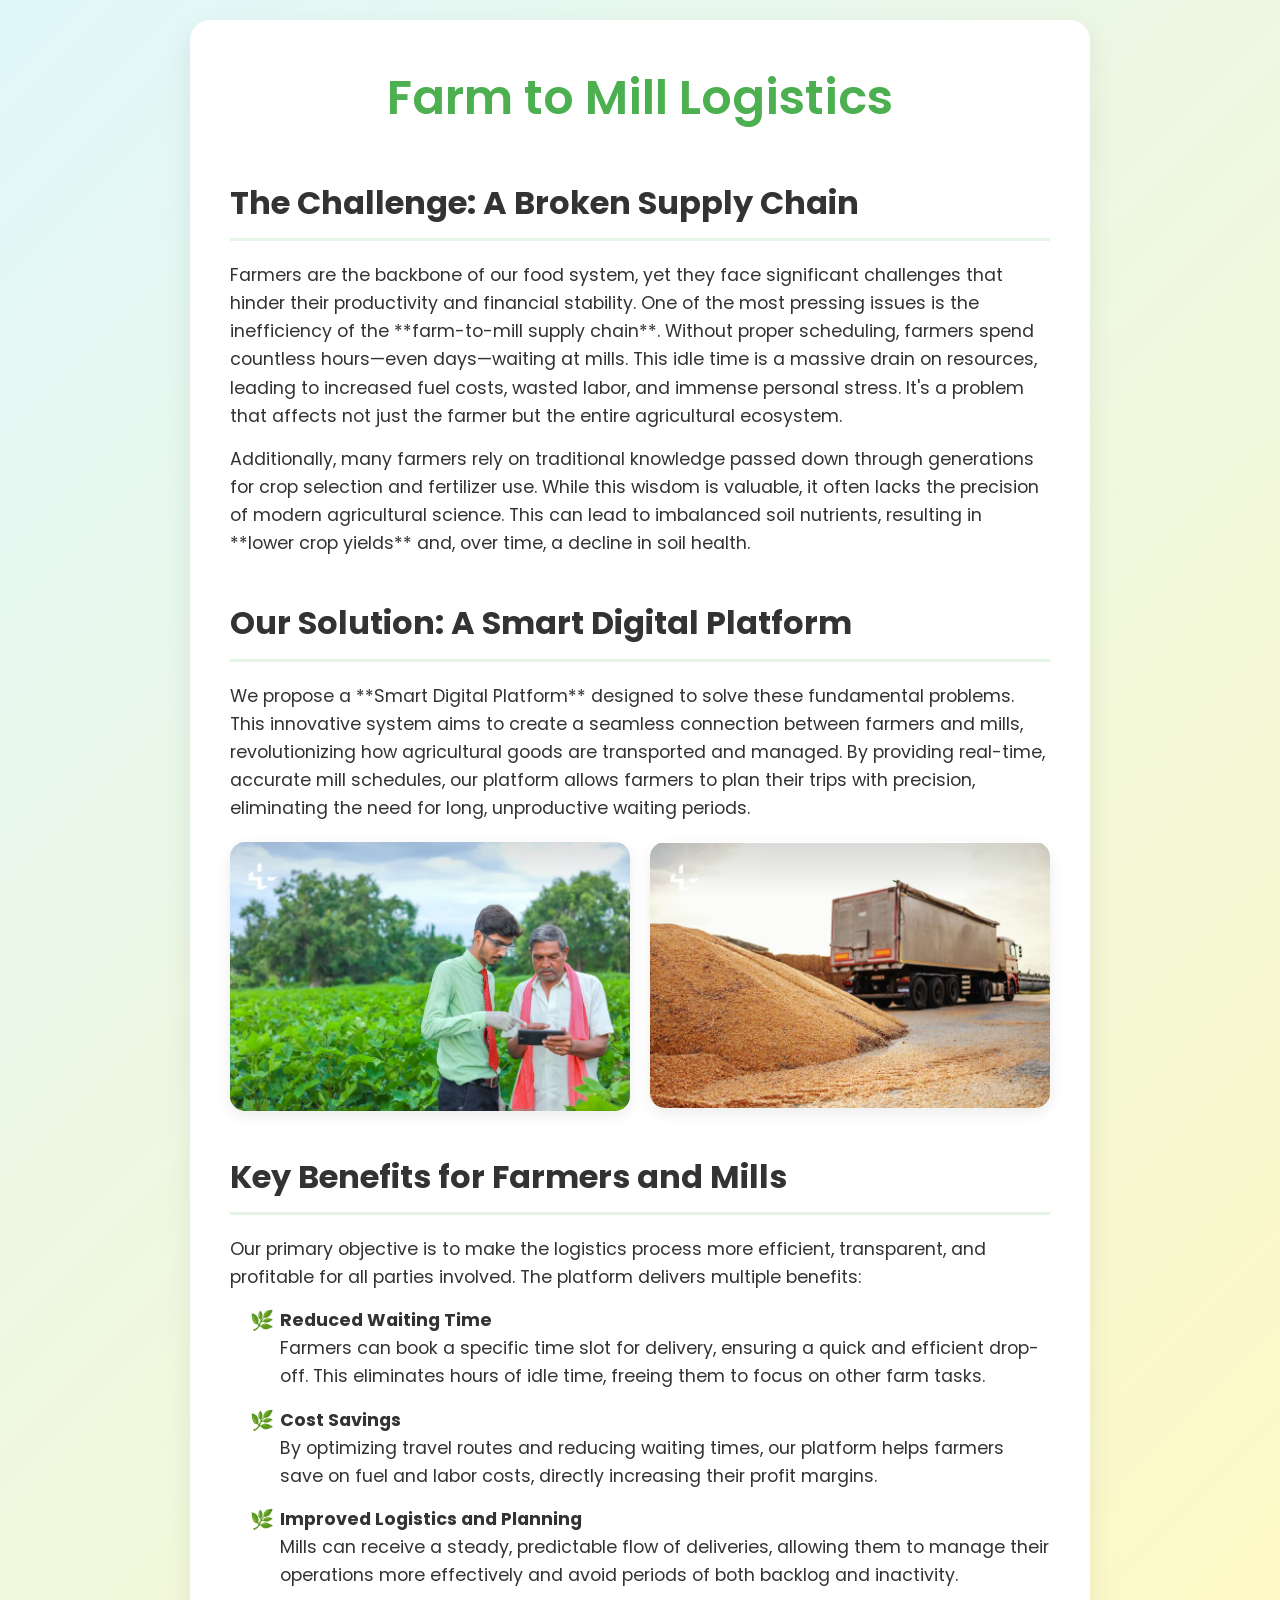
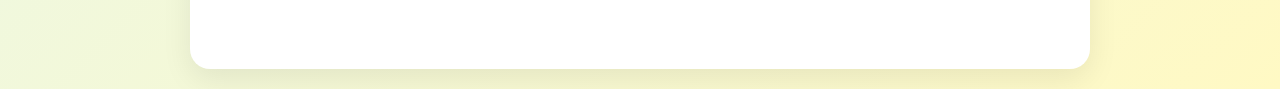
<file: footer1.html>
<!DOCTYPE html>
<html lang="en">
<head>
    <meta charset="UTF-8">
    <meta name="viewport" content="width=device-width, initial-scale=1.0">
    <title>Farm to Mill Logistics</title>
    <style>
        @import url('https://fonts.googleapis.com/css2?family=Poppins:wght@300;400;600&display=swap');

        :root {
            --light-green: #e6f4e6;
            --soft-green: #4CAF50;
            --light-blue: #e0f7fa;
            --soft-yellow: #fff9c4;
            --dark-text: #333;
            --card-bg: #ffffff;
            --shadow-light: rgba(0, 0, 0, 0.08);
        }

        * {
            box-sizing: border-box;
            margin: 0;
            padding: 0;
        }

        body {
            font-family: 'Poppins', sans-serif;
            line-height: 1.6;
            color: var(--dark-text);
            background: linear-gradient(135deg, var(--light-blue), var(--soft-yellow));
            padding: 20px;
        }

        .container {
            max-width: 900px;
            margin: 0 auto;
            background-color: var(--card-bg);
            border-radius: 20px;
            box-shadow: 0 10px 30px var(--shadow-light);
            padding: 40px;
        }

        .header {
            text-align: center;
            margin-bottom: 40px;
        }

        .header h1 {
            font-size: 3rem;
            color: var(--soft-green);
            font-weight: 600;
        }

        .section {
            margin-bottom: 40px;
        }

        .section h2 {
            font-size: 2rem;
            color: var(--dark-text);
            border-bottom: 3px solid var(--light-green);
            padding-bottom: 10px;
            margin-bottom: 20px;
        }

        .section p {
            font-size: 1.1rem;
            margin-bottom: 15px;
        }

        .image-container {
            display: grid;
            grid-template-columns: repeat(auto-fit, minmax(250px, 1fr));
            gap: 20px;
            margin-top: 20px;
        }

        .image-container img {
            width: 100%;
            border-radius: 15px;
            box-shadow: 0 5px 15px var(--shadow-light);
            transition: transform 0.3s ease;
        }

        .image-container img:hover {
            transform: scale(1.05);
        }

        .benefits-list {
            list-style: none;
            padding-left: 20px;
        }

        .benefits-list li {
            position: relative;
            padding-left: 30px;
            margin-bottom: 10px;
            font-size: 1.1rem;
        }

        .benefits-list li::before {
            content: '🌿';
            position: absolute;
            left: 0;
            font-size: 1.2rem;
        }

        @media (max-width: 768px) {
            .container {
                padding: 20px;
            }
            .header h1 {
                font-size: 2.5rem;
            }
            .section h2 {
                font-size: 1.8rem;
            }
        }
    </style>
</head>
<body>

<div class="container">
    <header class="header">
        <h1>Farm to Mill Logistics</h1>
    </header>

    <main>
        <div class="section">
            <h2>The Challenge: A Broken Supply Chain</h2>
            <p>
                Farmers are the backbone of our food system, yet they face significant challenges that hinder their productivity and financial stability. One of the most pressing issues is the inefficiency of the **farm-to-mill supply chain**. Without proper scheduling, farmers spend countless hours—even days—waiting at mills. This idle time is a massive drain on resources, leading to increased fuel costs, wasted labor, and immense personal stress. It's a problem that affects not just the farmer but the entire agricultural ecosystem.
            </p>
            <p>
                Additionally, many farmers rely on traditional knowledge passed down through generations for crop selection and fertilizer use. While this wisdom is valuable, it often lacks the precision of modern agricultural science. This can lead to imbalanced soil nutrients, resulting in **lower crop yields** and, over time, a decline in soil health.
            </p>
        </div>

        <div class="section">
            <h2>Our Solution: A Smart Digital Platform</h2>
            <p>
                We propose a **Smart Digital Platform** designed to solve these fundamental problems. This innovative system aims to create a seamless connection between farmers and mills, revolutionizing how agricultural goods are transported and managed. By providing real-time, accurate mill schedules, our platform allows farmers to plan their trips with precision, eliminating the need for long, unproductive waiting periods.
            </p>
            <div class="image-container">
                <img src="footimg1.png" alt="A farmer using a tablet to check a digital platform.">
                <img src="footimg2.png" alt="A truck full of grain arriving at a mill on a clear road.">
            </div>
        </div>

        <div class="section">
            <h2>Key Benefits for Farmers and Mills</h2>
            <p>Our primary objective is to make the logistics process more efficient, transparent, and profitable for all parties involved. The platform delivers multiple benefits:</p>
            <ul class="benefits-list">
                <li>
                    <h4>Reduced Waiting Time</h4>
                    <p>Farmers can book a specific time slot for delivery, ensuring a quick and efficient drop-off. This eliminates hours of idle time, freeing them to focus on other farm tasks.</p>
                </li>
                <li>
                    <h4>Cost Savings</h4>
                    <p>By optimizing travel routes and reducing waiting times, our platform helps farmers save on fuel and labor costs, directly increasing their profit margins.</p>
                </li>
                <li>
                    <h4>Improved Logistics and Planning</h4>
                    <p>Mills can receive a steady, predictable flow of deliveries, allowing them to manage their operations more effectively and avoid periods of both backlog and inactivity.</p>
                </li>
            </ul>
        </div>
    </main>

</div>

</body>
</html>
</file>
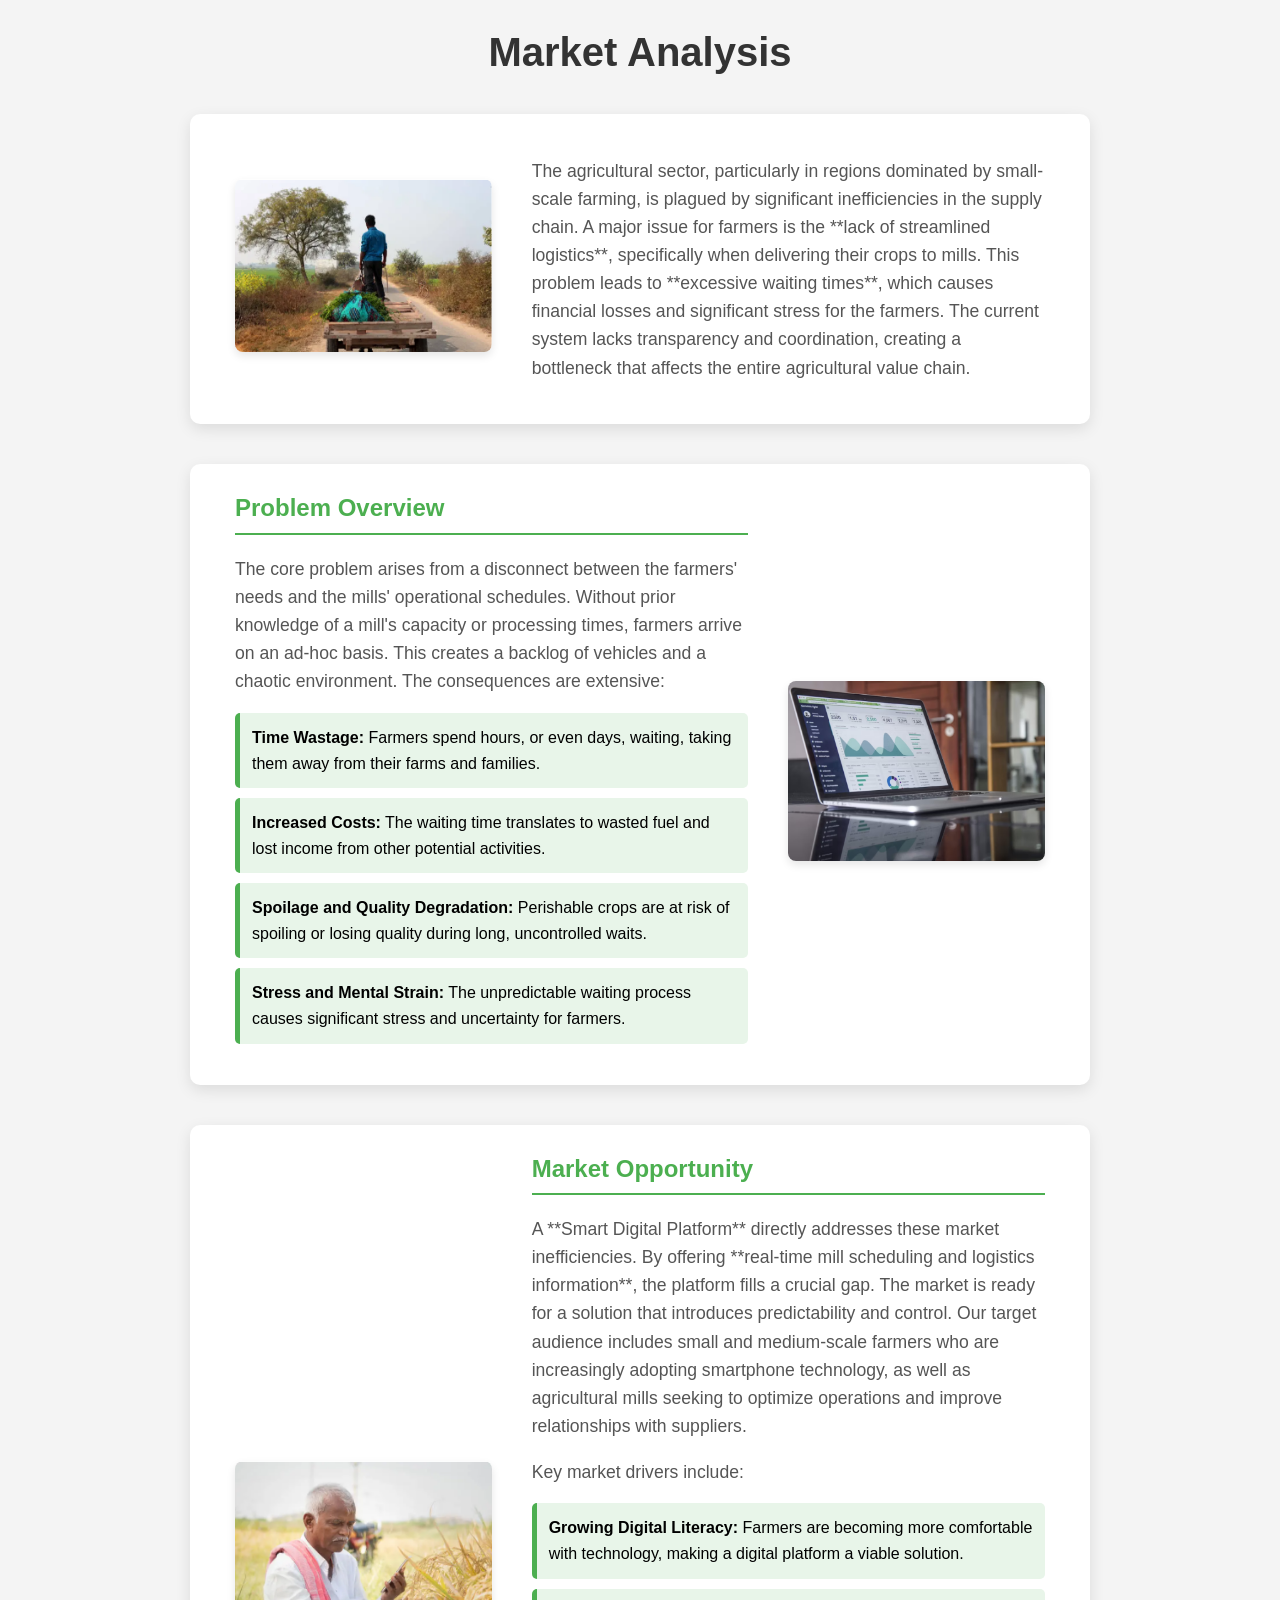
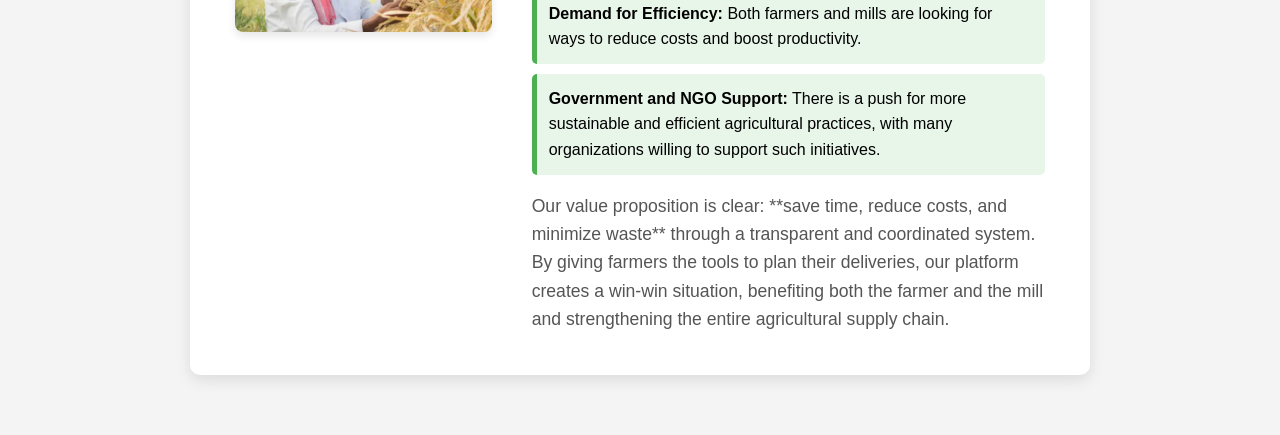
<file: footer2.html>
<!DOCTYPE html>
<html lang="en">
<head>
    <meta charset="UTF-8">
    <meta name="viewport" content="width=device-width, initial-scale=1.0">
    <title>Market Analysis</title>
    <style>
        body {
            font-family: Arial, sans-serif;
            line-height: 1.6;
            margin: 0;
            padding: 20px;
            background-color: #f4f4f4;
        }
        .container {
            max-width: 900px;
            margin: auto;
        }
        .heading {
            font-size: 2.5em;
            font-weight: bold;
            text-align: center;
            color: #333;
            margin-bottom: 30px;
        }
        .analysis-section {
            display: flex;
            justify-content: space-between;
            align-items: center;
            background-color: #fff;
            padding: 25px;
            border-radius: 10px;
            box-shadow: 0 5px 15px rgba(0, 0, 0, 0.1);
            margin-bottom: 40px;
            transition: transform 0.3s ease-in-out;
        }
        .analysis-section:hover {
            transform: translateY(-5px);
        }
        .analysis-section:nth-child(odd) {
            flex-direction: row;
        }
        .analysis-section:nth-child(even) {
            flex-direction: row-reverse;
        }
        .section-content {
            flex: 2;
            padding: 0 20px;
        }
        .image-container {
            flex: 1;
            text-align: center;
            padding: 0 20px;
        }
        .image-container img {
            max-width: 100%;
            height: auto;
            border-radius: 8px;
            box-shadow: 0 4px 8px rgba(0, 0, 0, 0.1);
            transition: transform 0.3s ease-in-out;
        }
        .image-container img:hover {
            transform: scale(1.05);
        }
        h2 {
            color: #4CAF50;
            border-bottom: 2px solid #4CAF50;
            padding-bottom: 5px;
            margin-top: 0;
        }
        ul {
            list-style-type: none;
            padding: 0;
        }
        li {
            background: #e8f5e9;
            margin: 10px 0;
            padding: 12px;
            border-left: 5px solid #4CAF50;
            border-radius: 5px;
            transition: background 0.3s ease;
        }
        li:hover {
            background: #dcf2dc;
        }
        p {
            color: #555;
            font-size: 1.1em;
        }
    </style>
</head>
<body>

    <div class="container">
        <div class="heading">Market Analysis</div>

        <div class="analysis-section">
            <div class="section-content">
                <p>The agricultural sector, particularly in regions dominated by small-scale farming, is plagued by significant inefficiencies in the supply chain. A major issue for farmers is the **lack of streamlined logistics**, specifically when delivering their crops to mills. This problem leads to **excessive waiting times**, which causes financial losses and significant stress for the farmers. The current system lacks transparency and coordination, creating a bottleneck that affects the entire agricultural value chain.</p>
            </div>
            <div class="image-container">
                <img src="image 4.png" alt="A farmer waiting with a cart full of produce">
            </div>
        </div>

        <div class="analysis-section">
            <div class="section-content">
                <h2>Problem Overview</h2>
                <p>The core problem arises from a disconnect between the farmers' needs and the mills' operational schedules. Without prior knowledge of a mill's capacity or processing times, farmers arrive on an ad-hoc basis. This creates a backlog of vehicles and a chaotic environment. The consequences are extensive:</p>
                <ul>
                    <li><strong>Time Wastage:</strong> Farmers spend hours, or even days, waiting, taking them away from their farms and families.</li>
                    <li><strong>Increased Costs:</strong> The waiting time translates to wasted fuel and lost income from other potential activities.</li>
                    <li><strong>Spoilage and Quality Degradation:</strong> Perishable crops are at risk of spoiling or losing quality during long, uncontrolled waits.</li>
                    <li><strong>Stress and Mental Strain:</strong> The unpredictable waiting process causes significant stress and uncertainty for farmers.</li>
                </ul>
            </div>
            <div class="image-container">
                <img src="image 5.png" alt="A digital map showing supply chain logistics">
            </div>
        </div>

        <div class="analysis-section">
            <div class="section-content">
                <h2>Market Opportunity</h2>
                <p>A **Smart Digital Platform** directly addresses these market inefficiencies. By offering **real-time mill scheduling and logistics information**, the platform fills a crucial gap. The market is ready for a solution that introduces predictability and control. Our target audience includes small and medium-scale farmers who are increasingly adopting smartphone technology, as well as agricultural mills seeking to optimize operations and improve relationships with suppliers.</p>
                <p>Key market drivers include:</p>
                <ul>
                    <li><strong>Growing Digital Literacy:</strong> Farmers are becoming more comfortable with technology, making a digital platform a viable solution.</li>
                    <li><strong>Demand for Efficiency:</strong> Both farmers and mills are looking for ways to reduce costs and boost productivity.</li>
                    <li><strong>Government and NGO Support:</strong> There is a push for more sustainable and efficient agricultural practices, with many organizations willing to support such initiatives.</li>
                </ul>
                <p>Our value proposition is clear: **save time, reduce costs, and minimize waste** through a transparent and coordinated system. By giving farmers the tools to plan their deliveries, our platform creates a win-win situation, benefiting both the farmer and the mill and strengthening the entire agricultural supply chain.</p>
            </div>
            <div class="image-container">
                <img src="image 6.png" alt="Farmers using a mobile phone app">
            </div>
        </div>

    </div>

</body>
</html>
</file>
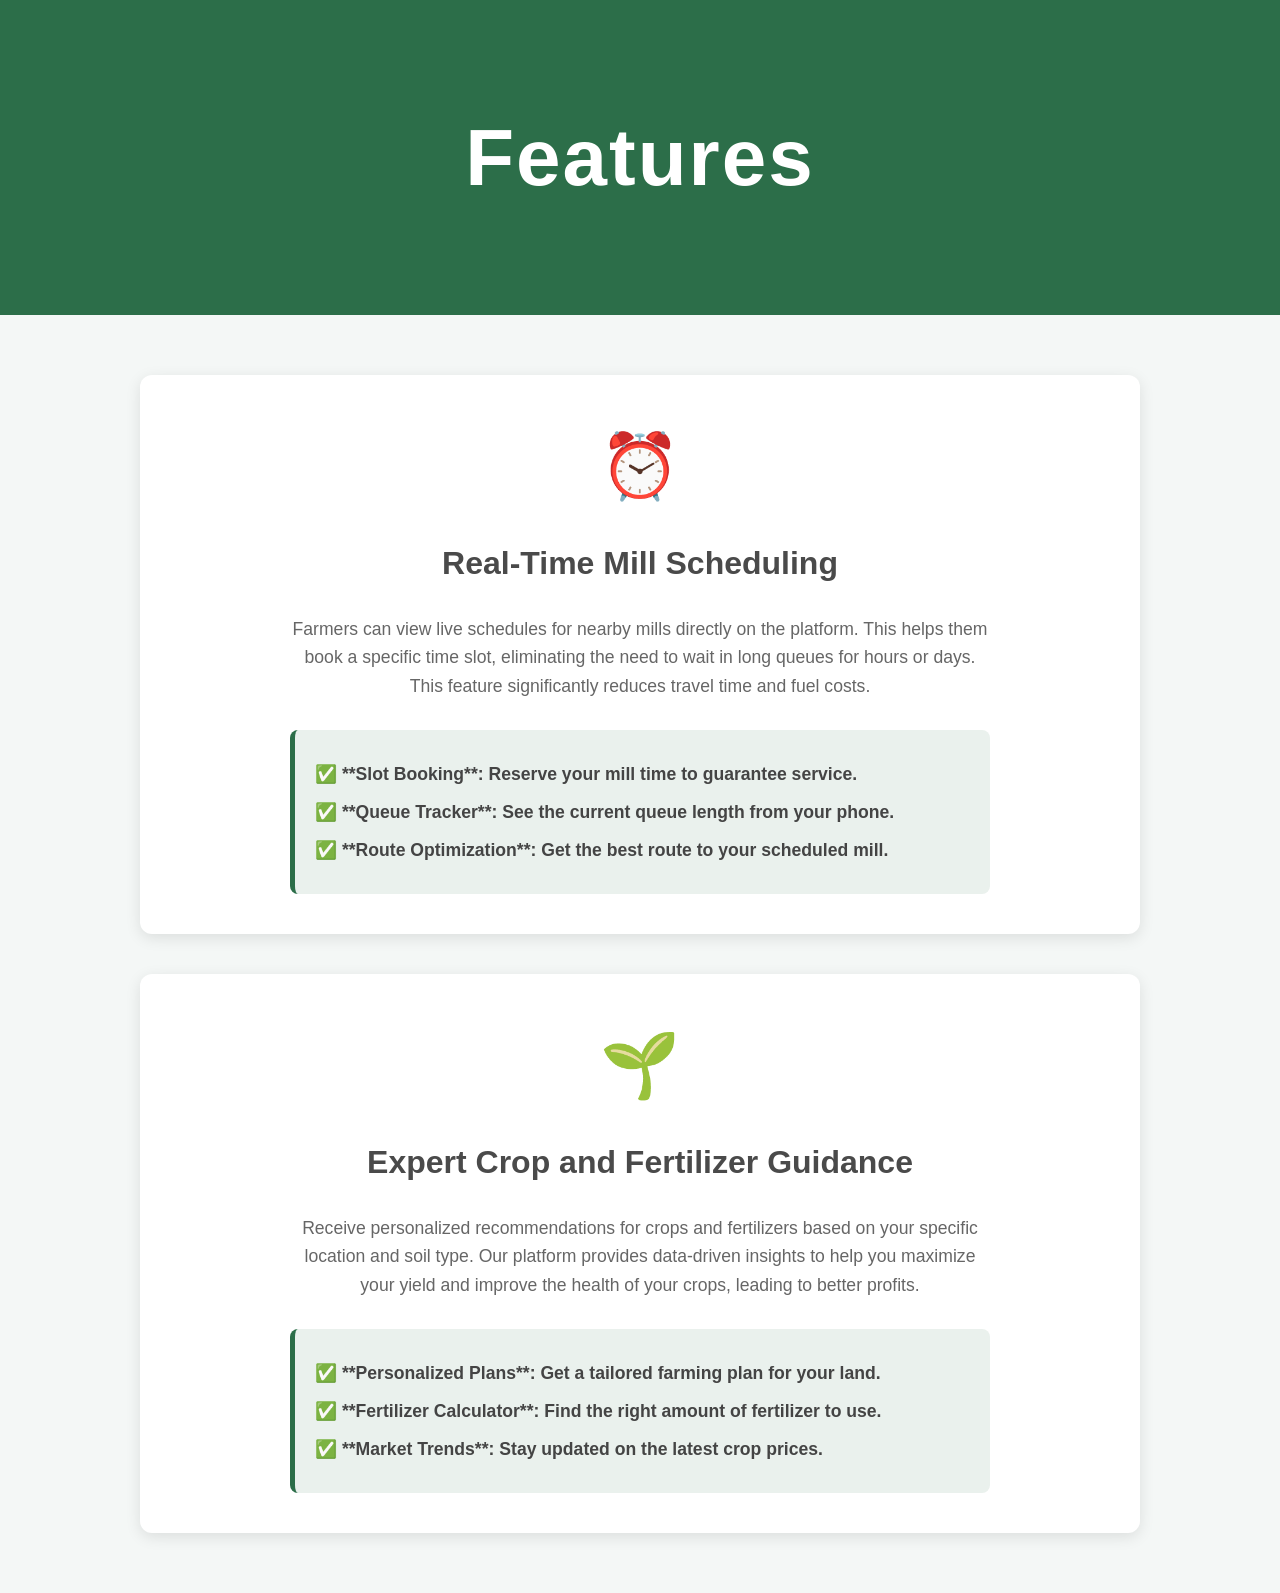
<file: footer3.html>
<!DOCTYPE html>
<html lang="en">
<head>
    <meta charset="UTF-8">
    <meta name="viewport" content="width=device-width, initial-scale=1.0">
    <title>Smart Digital Platform - Features</title>
    <style>
        /* --- General Styles --- */
body {
    font-family: Arial, sans-serif;
    margin: 0;
    padding: 0;
    background-color: #f4f7f6; /* Light gray-green background */
    color: #333;
    line-height: 1.6;
}

.container {
    max-width: 1000px;
    margin: 0 auto;
    padding: 20px;
}

/* --- Header --- */
.features-header {
    background-color: #2c6e49; /* Deep green header background */
    color: #fff;
    text-align: center;
    padding: 40px 20px;
    font-size: 2.5em;
    font-weight: bold;
    letter-spacing: 2px;
}

/* --- Feature Cards --- */
.feature-card {
    background: #fff;
    border-radius: 12px;
    box-shadow: 0 4px 15px rgba(0, 0, 0, 0.1);
    margin: 40px 0;
    padding: 40px;
    display: flex;
    flex-direction: column;
    align-items: center;
    text-align: center;
    transition: transform 0.3s ease, box-shadow 0.3s ease;
}

.feature-card:hover {
    transform: translateY(-10px); /* Lifts the card on hover */
    box-shadow: 0 8px 25px rgba(0, 0, 0, 0.2);
}

.card-content {
    max-width: 700px;
}

.icon-container {
    font-size: 4em;
    margin-bottom: 20px;
    color: #2c6e49; /* Green color for icons */
}

.feature-card h2 {
    font-size: 2em;
    margin-top: 0;
    color: #4a4a4a;
}

.feature-card p {
    font-size: 1.1em;
    color: #666;
}

.sub-features {
    text-align: left;
    margin-top: 30px;
    background-color: #eaf1ed; /* Lighter background for the sub-features list */
    padding: 20px;
    border-radius: 8px;
    border-left: 5px solid #2c6e49;
}

.sub-features p {
    margin: 10px 0;
    font-weight: bold;
    color: #444;
}

/* --- Responsive Design --- */
@media (max-width: 768px) {
    .features-header {
        font-size: 2em;
        padding: 30px 15px;
    }
    .feature-card {
        padding: 20px;
    }
    .feature-card h2 {
        font-size: 1.5em;
    }
    .icon-container {
        font-size: 3em;
    }
}
    </style>
</head>
<body>

    <header class="features-header">
        <h1>Features</h1>
    </header>

    <main class="container">

        <section class="feature-card" id="scheduling-card">
            <div class="card-content">
                <div class="icon-container">
                    <span class="icon">⏰</span>
                </div>
                <h2>Real-Time Mill Scheduling</h2>
                <p>
                    Farmers can view live schedules for nearby mills directly on the platform. This helps them book a specific time slot, eliminating the need to wait in long queues for hours or days. This feature significantly reduces travel time and fuel costs.
                </p>
                <div class="sub-features">
                    <p>✅ **Slot Booking**: Reserve your mill time to guarantee service.</p>
                    <p>✅ **Queue Tracker**: See the current queue length from your phone.</p>
                    <p>✅ **Route Optimization**: Get the best route to your scheduled mill.</p>
                </div>
            </div>
        </section>

        <section class="feature-card" id="guidance-card">
            <div class="card-content">
                <div class="icon-container">
                    <span class="icon">🌱</span>
                </div>
                <h2>Expert Crop and Fertilizer Guidance</h2>
                <p>
                    Receive personalized recommendations for crops and fertilizers based on your specific location and soil type. Our platform provides data-driven insights to help you maximize your yield and improve the health of your crops, leading to better profits.
                </p>
                <div class="sub-features">
                    <p>✅ **Personalized Plans**: Get a tailored farming plan for your land.</p>
                    <p>✅ **Fertilizer Calculator**: Find the right amount of fertilizer to use.</p>
                    <p>✅ **Market Trends**: Stay updated on the latest crop prices.</p>
                </div>
            </div>
        </section>

    </main>

</body>
</html>
</file>
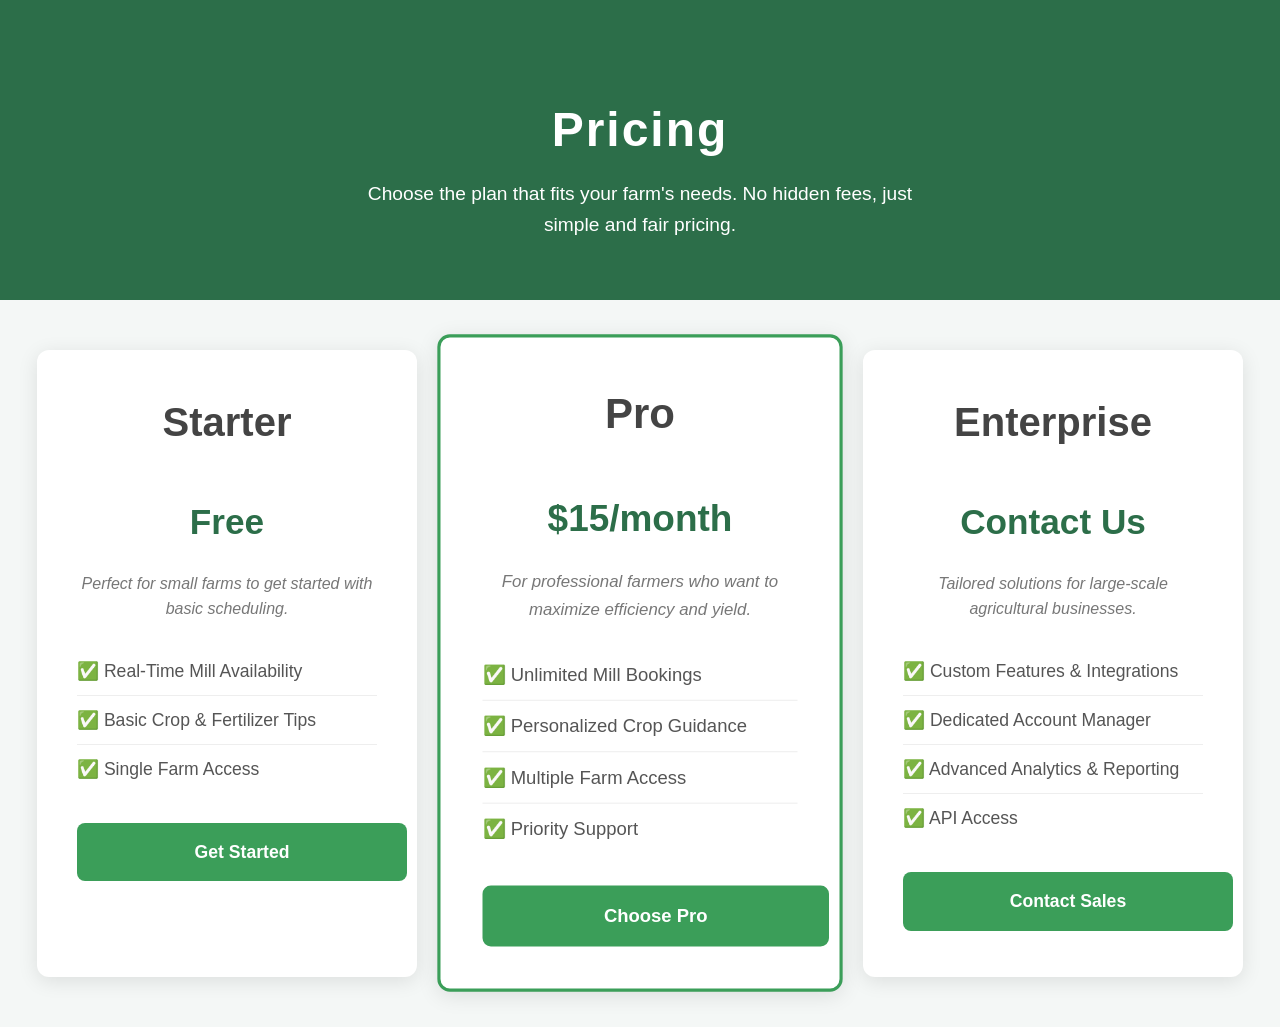
<file: footer4.html>
<!DOCTYPE html>
<html lang="en">
<head>
    <meta charset="UTF-8">
    <meta name="viewport" content="width=device-width, initial-scale=1.0">
    <title>Smart Digital Platform - Pricing</title>
    <style>
        /* --- General Styles --- */
body {
    font-family: 'Arial', sans-serif;
    margin: 0;
    padding: 0;
    background-color: #f4f7f6; /* Soft gray-green background */
    color: #333;
    line-height: 1.6;
}

/* --- Header Section --- */
.pricing-header {
    background-color: #2c6e49; /* Deep green header */
    color: #fff;
    text-align: center;
    padding: 60px 20px;
}

.pricing-header h1 {
    font-size: 3em;
    margin-bottom: 10px;
    letter-spacing: 2px;
}

.pricing-header p {
    font-size: 1.2em;
    max-width: 600px;
    margin: 0 auto;
}

/* --- Pricing Cards Container --- */
.pricing-container {
    display: flex;
    justify-content: center;
    gap: 30px;
    padding: 50px 20px;
    flex-wrap: wrap; /* Allows cards to wrap on smaller screens */
}

/* --- Individual Pricing Card --- */
.pricing-card {
    background: #fff;
    border-radius: 12px;
    box-shadow: 0 4px 20px rgba(0, 0, 0, 0.1);
    width: 300px;
    padding: 40px;
    text-align: center;
    transition: transform 0.3s ease, box-shadow 0.3s ease;
}

.pricing-card:hover {
    transform: translateY(-15px); /* Lifts the card on hover */
    box-shadow: 0 8px 30px rgba(0, 0, 0, 0.2);
}

.pricing-card h3 {
    font-size: 2.5em;
    margin-top: 0;
    color: #444;
}

.price {
    font-size: 2.2em;
    font-weight: bold;
    color: #2c6e49; /* Green price text */
    margin: 20px 0;
}

.price span {
    font-size: 1em;
}

.description {
    font-style: italic;
    color: #777;
    margin-bottom: 25px;
}

.features-list {
    list-style: none;
    padding: 0;
    text-align: left;
    margin-bottom: 30px;
}

.features-list li {
    padding: 10px 0;
    border-bottom: 1px solid #eee;
    font-size: 1.1em;
    color: #555;
}

.features-list li:last-child {
    border-bottom: none;
}

/* --- Call-to-Action Button --- */
.cta-button {
    display: block;
    width: 100%;
    padding: 15px;
    background-color: #3b9e59; /* Bright green button */
    color: #fff;
    text-decoration: none;
    border-radius: 8px;
    font-size: 1.1em;
    font-weight: bold;
    transition: background-color 0.3s ease, transform 0.2s ease;
}

.cta-button:hover {
    background-color: #2c6e49; /* Darker green on hover */
    transform: translateY(-3px);
}

/* --- Plan-specific styles for distinction --- */
.pro-plan {
    border: 3px solid #3b9e59; /* Highlight the professional plan */
    transform: scale(1.05);
}

.pro-plan:hover {
    transform: translateY(-15px) scale(1.05); /* Maintain scale on hover */
}

/* --- Responsive Design --- */
@media (max-width: 992px) {
    .pricing-container {
        flex-direction: column;
        align-items: center;
    }
    .pricing-card {
        width: 80%;
        max-width: 400px;
    }
}

@media (max-width: 576px) {
    .pricing-header h1 {
        font-size: 2.5em;
    }
    .pricing-card {
        padding: 30px;
    }
}
    </style>
</head>
<body>

    <header class="pricing-header">
        <h1>Pricing</h1>
        <p>Choose the plan that fits your farm's needs. No hidden fees, just simple and fair pricing.</p>
    </header>

    <main class="pricing-container">

        <section class="pricing-card free-plan">
            <div class="card-content">
                <h3>Starter</h3>
                <p class="price"><span>Free</span></p>
                <p class="description">Perfect for small farms to get started with basic scheduling.</p>
                <ul class="features-list">
                    <li>✅ Real-Time Mill Availability</li>
                    <li>✅ Basic Crop & Fertilizer Tips</li>
                    <li>✅ Single Farm Access</li>
                </ul>
                <a href="#" class="cta-button">Get Started</a>
            </div>
        </section>

        <section class="pricing-card pro-plan">
            <div class="card-content">
                <h3>Pro</h3>
                <p class="price"><span>$15</span>/month</p>
                <p class="description">For professional farmers who want to maximize efficiency and yield.</p>
                <ul class="features-list">
                    <li>✅ Unlimited Mill Bookings</li>
                    <li>✅ Personalized Crop Guidance</li>
                    <li>✅ Multiple Farm Access</li>
                    <li>✅ Priority Support</li>
                </ul>
                <a href="#" class="cta-button">Choose Pro</a>
            </div>
        </section>

        <section class="pricing-card enterprise-plan">
            <div class="card-content">
                <h3>Enterprise</h3>
                <p class="price">Contact Us</p>
                <p class="description">Tailored solutions for large-scale agricultural businesses.</p>
                <ul class="features-list">
                    <li>✅ Custom Features & Integrations</li>
                    <li>✅ Dedicated Account Manager</li>
                    <li>✅ Advanced Analytics & Reporting</li>
                    <li>✅ API Access</li>
                </ul>
                <a href="#" class="cta-button">Contact Sales</a>
            </div>
        </section>

    </main>

</body>
</html>
</file>
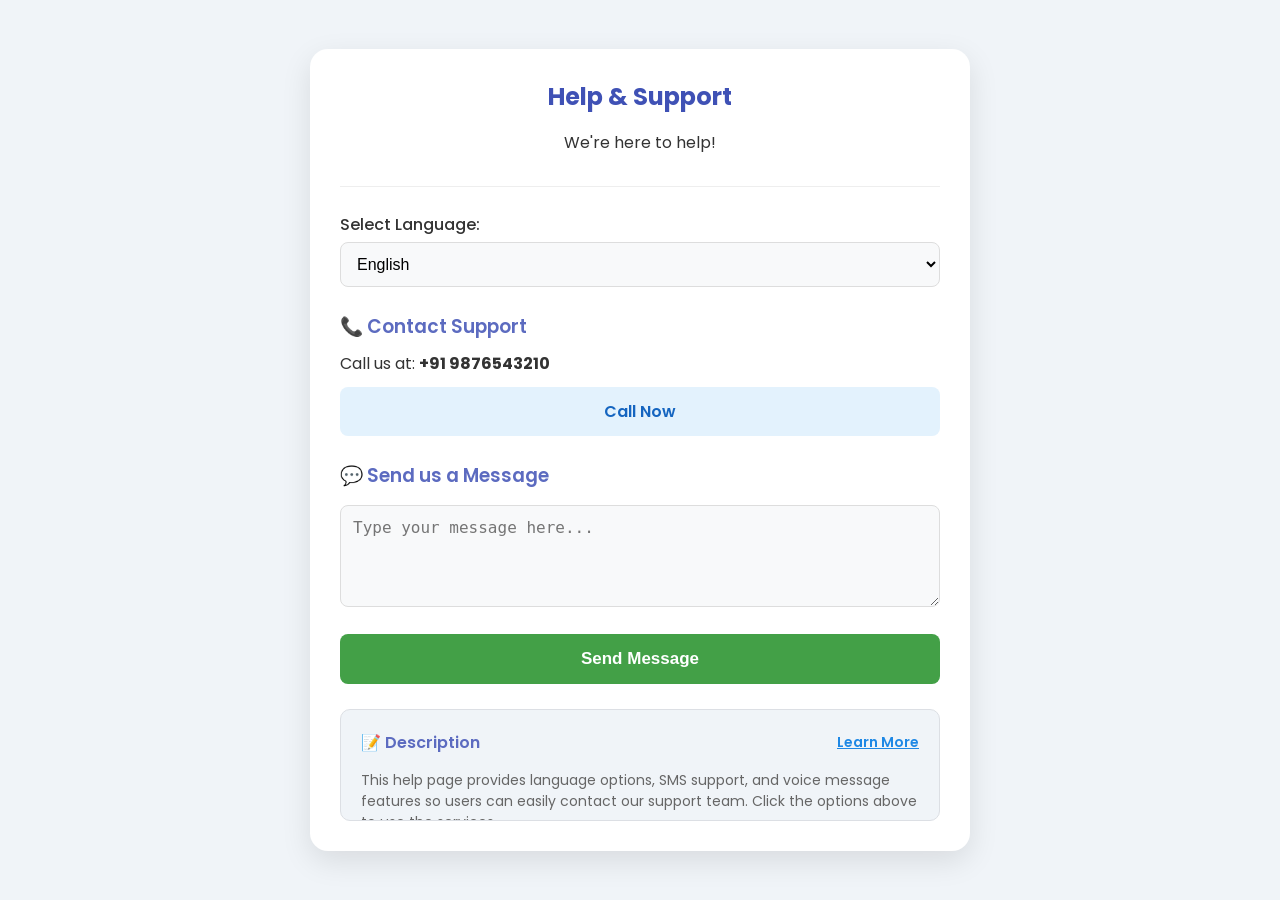
<file: help.html>
<!-- <!DOCTYPE html>
<html lang="en">

<head>
    <meta charset="UTF-8">
    <title>Help & Support Page</title>
    <style>
        body {
            font-family: Arial, sans-serif;
            padding: 30px;
            text-align: center;
            min-height: 89vh;
            background: linear-gradient(135deg, #a8e063, #56ab2f);
            display: flex;
            justify-content: center;
            align-items: center;
        }

        .container {
            max-width: 600px;
            margin: auto;
            background: rgba(255, 255, 255, 0.9);
            padding: 25px;
            border-radius: 16px;
            box-shadow: 0 8px 20px rgba(0, 0, 0, 0.2);
            border: 2px solid rgba(168, 224, 99, 0.6);
            backdrop-filter: blur(6px);
        }

        select,
        input,
        textarea,
        button {
            margin-top: 10px;
            padding: 10px;
            width: 100%;
            border-radius: 6px;
            border: 1px solid #ccc;
        }

        button {
            background: #43a047;
            color: white;
            border: none;
            cursor: pointer;
            font-weight: bold;
            transition: 0.3s ease;
        }

        button:hover {
            background: #2e7d32;
        }

        h2 {
            margin-bottom: 20px;
        }

        .description-box {
            margin-top: 20px;
            max-width: 400px;
            border: 1px solid #ccc;
            border-radius: 8px;
            background: #fff;
            box-shadow: 0 2px 6px rgba(0, 0, 0, 0.1);
            font-family: Arial, sans-serif;
            margin-left: auto;
            margin-right: auto;
            padding: 12px;
        }

        .desc-header {
            display: block;
            padding-bottom: 8px;
            font-weight: bold;
            border-bottom: 1px solid #ddd;
            margin-bottom: 8px;
        }
    </style>
</head>

<body>
    <div class="container">
        <h2 id="title">Help & Support</h2>

         Language Selector -->
        <!-- <label for="language" id="langLabel">Select Language:</label>
        <select id="language" onchange="changeLanguage()">
            <option value="en">English</option>
            <option value="hi">हिंदी (Hindi)</option>
            <option value="te">తెలుగు (Telugu)</option>
        </select>

        <h3 id="contactTitle">📞 Contact Support</h3>
        <p id="contactInfo">Call us at: <strong>+91 9876543210</strong></p>

        <h3 id="smsTitle">💬 Send us a Message</h3>
        <textarea id="smsBox" placeholder="Type your message here..."></textarea>
        <button onclick="sendSMS()">Send SMS</button>

        <section id="description">
            <div class="description-box">
                <span class="desc-header" id="descHeader">Description</span>
                <p id="descText">
                    This help page provides language options, SMS support, and voice message features
                    so users can easily contact our support team. Click the options above to use the services.
                </p>
            </div>
        </section>
    </div>

    <script>
        const translations = {
            en: {
                title: "Help & Support",
                langLabel: "Select Language:",
                contactTitle: "📞 Contact Support",
                contactInfo: "Call us at: +91 9876543210",
                smsTitle: "💬 Send us a Message",
                smsPlaceholder: "Type your message here...",
                descHeader: "Description",
                descText: "Farmers wait a long time at mills because old methods are used for scheduling, which wastes time and can spoil crops. They also don’t know which mill gives better prices, so sometimes they get less money for their produce."
            },
            hi: {
                title: "मदद और सहायता",
                langLabel: "भाषा चुनें:",
                contactTitle: "📞 सहायता संपर्क",
                contactInfo: "हमें कॉल करें: +91 9876543210",
                smsTitle: "💬 हमें संदेश भेजें",
                smsPlaceholder: "यहां अपना संदेश लिखें...",
                descHeader: "विवरण",
                descText: "किसान मिलों में बहुत लंबा समय इंतजार करते हैं क्योंकि पुराने तरीके शेड्यूलिंग के लिए इस्तेमाल होते हैं, जिससे समय बर्बाद होता है और फसल खराब हो सकती है। उन्हें यह भी पता नहीं होता कि कौन सा मिल बेहतर कीमत देता है, इसलिए कभी-कभी उन्हें कम पैसे मिलते हैं।"
            },
            te: {
                title: "సహాయం & మద్దతు",
                langLabel: "భాషను ఎంచుకోండి:",
                contactTitle: "📞 మద్దతు సంప్రదించండి",
                contactInfo: "మాకు కాల్ చేయండి: +91 9876543210",
                smsTitle: "💬 మాకు సందేశం పంపండి",
                smsPlaceholder: "ఇక్కడ మీ సందేశాన్ని టైప్ చేయండి...",
                descHeader: "వివరణ",
                descText: "రైతులు మిల్ల్స్‌లో ఎక్కువసేపు వేచి ఉంటారు, ఎందుకంటే పాత విధానాలు షెడ్యూలింగ్ కోసం ఉపయోగించబడుతున్నాయి. ఇది సమయాన్ని వృథా చేస్తుంది మరియు పంటలు నాశనం అయ్యే అవకాశం ఉంది. వారు ఏ మిల్ ఎక్కువ ధర ఇస్తుందో తెలుసుకోలేరు, కాబట్టి కొన్నిసార్లు తక్కువ డబ్బు పొందుతారు."
            }
        };

        function changeLanguage() {
            const lang = document.getElementById("language").value;
            const t = translations[lang];

            document.getElementById("title").innerText = t.title;
            document.getElementById("langLabel").innerText = t.langLabel;
            document.getElementById("contactTitle").innerText = t.contactTitle;
            document.getElementById("contactInfo").innerText = t.contactInfo;
            document.getElementById("smsTitle").innerText = t.smsTitle;
            document.getElementById("smsBox").placeholder = t.smsPlaceholder;
            document.getElementById("descHeader").innerText = t.descHeader;
            document.getElementById("descText").innerText = t.descText;
        }

        function sendSMS() {
            const msg = document.getElementById("smsBox").value;
            if (msg.trim() === "") {
                alert("Please type a message before sending.");
            } else {
                alert("Your SMS has been sent:\n\n" + msg);
                document.getElementById("smsBox").value = "";
            }
        }
    </script>
</body>

</html> -->

<!DOCTYPE html>
<html lang="en">

<head>
    <meta charset="UTF-8">
    <title>Help & Support</title>
    <link rel="preconnect" href="https://fonts.googleapis.com">
    <link rel="preconnect" href="https://fonts.gstatic.com" crossorigin>
    <link href="https://fonts.googleapis.com/css2?family=Poppins:wght@400;600&display=swap" rel="stylesheet">
    <style>
        body {
            font-family: 'Poppins', sans-serif;
            margin: 0;
            padding: 0;
            display: flex;
            justify-content: center;
            align-items: center;
            min-height: 100vh;
            background: #f0f4f8;
            color: #333;
        }

        @keyframes fadeInMoveUp {
            from {
                opacity: 0;
                transform: translateY(20px);
            }
            to {
                opacity: 1;
                transform: translateY(0);
            }
        }

        @keyframes pulse {
            0% {
                transform: scale(1);
            }
            50% {
                transform: scale(1.03);
            }
            100% {
                transform: scale(1);
            }
        }

        .container {
            width: 90%;
            max-width: 600px;
            background: #fff;
            padding: 30px;
            border-radius: 18px;
            box-shadow: 0 10px 30px rgba(0, 0, 0, 0.1);
            animation: fadeInMoveUp 0.8s ease-out forwards;
        }

        .header {
            text-align: center;
            margin-bottom: 25px;
            border-bottom: 1px solid #eee;
            padding-bottom: 15px;
        }

        .header h2 {
            margin: 0;
            color: #3f51b5;
        }

        .section {
            margin-top: 25px;
            text-align: left;
        }

        .section h3 {
            color: #5c6bc0;
            font-weight: 600;
            margin-bottom: 10px;
        }

        .section p {
            margin: 0;
            line-height: 1.6;
        }

        .input-group {
            margin-top: 15px;
        }

        .input-group label {
            display: block;
            margin-bottom: 5px;
            font-weight: 500;
        }

        select,
        textarea {
            width: 100%;
            padding: 12px;
            border-radius: 8px;
            border: 1px solid #ddd;
            background-color: #f8f9fa;
            font-size: 16px;
            box-sizing: border-box;
            transition: all 0.3s ease;
        }

        select:focus,
        textarea:focus {
            outline: none;
            border-color: #5c6bc0;
            box-shadow: 0 0 0 3px rgba(92, 107, 192, 0.2);
        }

        button {
            width: 100%;
            padding: 15px;
            margin-top: 20px;
            border: none;
            border-radius: 8px;
            background-color: #43a047;
            color: white;
            font-size: 17px;
            font-weight: bold;
            cursor: pointer;
            transition: background-color 0.3s ease, transform 0.2s ease;
        }

        button:hover {
            background-color: #388e3c;
            transform: translateY(-2px);
        }

        #sendButton {
            animation: pulse 2s infinite;
        }

        .contact-info-link {
            display: block;
            background-color: #e3f2fd;
            color: #1565c0;
            text-decoration: none;
            padding: 12px;
            border-radius: 8px;
            text-align: center;
            font-weight: 600;
            margin-top: 10px;
            transition: background-color 0.3s ease, transform 0.2s ease;
        }

        .contact-info-link:hover {
            background-color: #bbdefb;
            transform: translateY(-2px);
        }

        .description-card {
            background-color: #f0f4f8;
            border: 1px solid #dcdfe4;
            border-radius: 10px;
            padding: 20px;
            margin-top: 25px;
            overflow: hidden;
            transition: max-height 0.4s ease-in-out;
            max-height: 70px; /* Initial collapsed height */
            position: relative;
        }

        .description-card.expanded {
            max-height: 500px; /* Max height when expanded */
        }

        .desc-header-container {
            display: flex;
            justify-content: space-between;
            align-items: center;
            cursor: pointer;
            font-weight: 600;
            color: #5c6bc0;
        }

        .desc-header-container span {
            display: flex;
            align-items: center;
        }
        
        #descContent {
            margin-top: 15px;
            font-size: 14px;
            color: #666;
        }

        #toggleDescBtn {
            background: none;
            border: none;
            color: #1e88e5;
            font-size: 14px;
            cursor: pointer;
            text-decoration: underline;
            padding: 0;
            margin-left: auto;
        }

        #toggleDescBtn:hover {
            color: #1565c0;
        }
    </style>
</head>

<body>
    <div class="container">
        <div class="header">
            <h2 id="title">Help & Support</h2>
            <p id="subTitle">We're here to help!</p>
        </div>

        <div class="section">
            <div class="input-group">
                <label for="language" id="langLabel">Select Language:</label>
                <select id="language" onchange="changeLanguage()">
                    <option value="en">English</option>
                    <option value="hi">हिंदी (Hindi)</option>
                    <option value="te">తెలుగు (Telugu)</option>
                </select>
            </div>
        </div>

        <div class="section">
            <h3 id="contactTitle">📞 Contact Support</h3>
            <p id="contactInfo">Call us at: <strong>+91 9876543210</strong></p>
            <a href="tel:+919876543210" class="contact-info-link">Call Now</a>
        </div>

        <div class="section">
            <h3 id="smsTitle">💬 Send us a Message</h3>
            <div class="input-group">
                <textarea id="smsBox" placeholder="Type your message here..." rows="4"></textarea>
            </div>
            <button id="sendButton" onclick="sendSMS()">Send Message</button>
        </div>

        <div class="description-card" id="descCard">
            <div class="desc-header-container" onclick="toggleDescription()">
                <span id="descHeader">📝 Description</span>
                <span id="toggleDescBtn">Learn More</span>
            </div>
            <div id="descContent">
                <p id="descText">
                    This help page provides language options, SMS support, and voice message features so users can easily contact our support team. Click the options above to use the services.
                </p>
            </div>
        </div>
    </div>

    <script>
        const translations = {
            en: {
                title: "Help & Support",
                subTitle: "We're here to help!",
                langLabel: "Select Language:",
                contactTitle: "📞 Contact Support",
                contactInfo: "Call us at: +91 9876543210",
                smsTitle: "💬 Send us a Message",
                smsPlaceholder: "Type your message here...",
                sendButton: "Send Message",
                descHeader: "📝 Description",
                toggleDescBtn: "Learn More",
                descText: "Farmers wait a long time at mills because old methods are used for scheduling, which wastes time and can spoil crops. They also don’t know which mill gives better prices, so sometimes they get less money for their produce."
            },
            hi: {
                title: "मदद और सहायता",
                subTitle: "हम आपकी मदद के लिए यहां हैं!",
                langLabel: "भाषा चुनें:",
                contactTitle: "📞 सहायता संपर्क",
                contactInfo: "हमें कॉल करें: +91 9876543210",
                smsTitle: "💬 हमें संदेश भेजें",
                smsPlaceholder: "यहां अपना संदेश लिखें...",
                sendButton: "संदेश भेजें",
                descHeader: "📝 विवरण",
                toggleDescBtn: "और जानें",
                descText: "किसान मिलों में बहुत लंबा समय इंतजार करते हैं क्योंकि पुराने तरीके शेड्यूलिंग के लिए इस्तेमाल होते हैं, जिससे समय बर्बाद होता है और फसल खराब हो सकती है। उन्हें यह भी पता नहीं होता कि कौन सा मिल बेहतर कीमत देता है, इसलिए कभी-कभी उन्हें कम पैसे मिलते हैं।"
            },
            te: {
                title: "సహాయం & మద్దతు",
                subTitle: "మేము మీకు సహాయం చేయడానికి ఇక్కడ ఉన్నాము!",
                langLabel: "భాషను ఎంచుకోండి:",
                contactTitle: "📞 మద్దతు సంప్రదించండి",
                contactInfo: "మాకు కాల్ చేయండి: +91 9876543210",
                smsTitle: "💬 మాకు సందేశం పంపండి",
                smsPlaceholder: "ఇక్కడ మీ సందేశాన్ని టైప్ చేయండి...",
                sendButton: "సందేశాన్ని పంపండి",
                descHeader: "📝 వివరణ",
                toggleDescBtn: "మరింత తెలుసుకోండి",
                descText: "రైతులు మిల్ల్స్‌లో ఎక్కువసేపు వేచి ఉంటారు, ఎందుకంటే పాత విధానాలు షెడ్యూలింగ్ కోసం ఉపయోగించబడుతున్నాయి. ఇది సమయాన్ని వృథా చేస్తుంది మరియు పంటలు నాశనం అయ్యే అవకాశం ఉంది. వారు ఏ మిల్ ఎక్కువ ధర ఇస్తుందో తెలుసుకోలేరు, కాబట్టి కొన్నిసార్లు తక్కువ డబ్బు పొందుతారు."
            }
        };

        function changeLanguage() {
            const lang = document.getElementById("language").value;
            const t = translations[lang];

            document.getElementById("title").innerText = t.title;
            document.getElementById("subTitle").innerText = t.subTitle;
            document.getElementById("langLabel").innerText = t.langLabel;
            document.getElementById("contactTitle").innerText = t.contactTitle;
            document.getElementById("contactInfo").innerText = t.contactInfo;
            document.getElementById("smsTitle").innerText = t.smsTitle;
            document.getElementById("smsBox").placeholder = t.smsPlaceholder;
            document.getElementById("sendButton").innerText = t.sendButton;
            document.getElementById("descHeader").innerText = t.descHeader;
            document.getElementById("toggleDescBtn").innerText = t.toggleDescBtn;
            document.getElementById("descText").innerText = t.descText;
        }

        function sendSMS() {
            const msg = document.getElementById("smsBox").value;
            if (msg.trim() === "") {
                alert("Please type a message before sending.");
            } else {
                alert("Your SMS has been sent:\n\n" + msg);
                document.getElementById("smsBox").value = "";
            }
        }

        function toggleDescription() {
            const descCard = document.getElementById("descCard");
            const toggleBtn = document.getElementById("toggleDescBtn");
            if (descCard.classList.contains('expanded')) {
                descCard.classList.remove('expanded');
                toggleBtn.innerText = translations[document.getElementById("language").value].toggleDescBtn;
            } else {
                descCard.classList.add('expanded');
                toggleBtn.innerText = "Hide Details";
            }
        }
    </script>
</body>

</html>
</file>
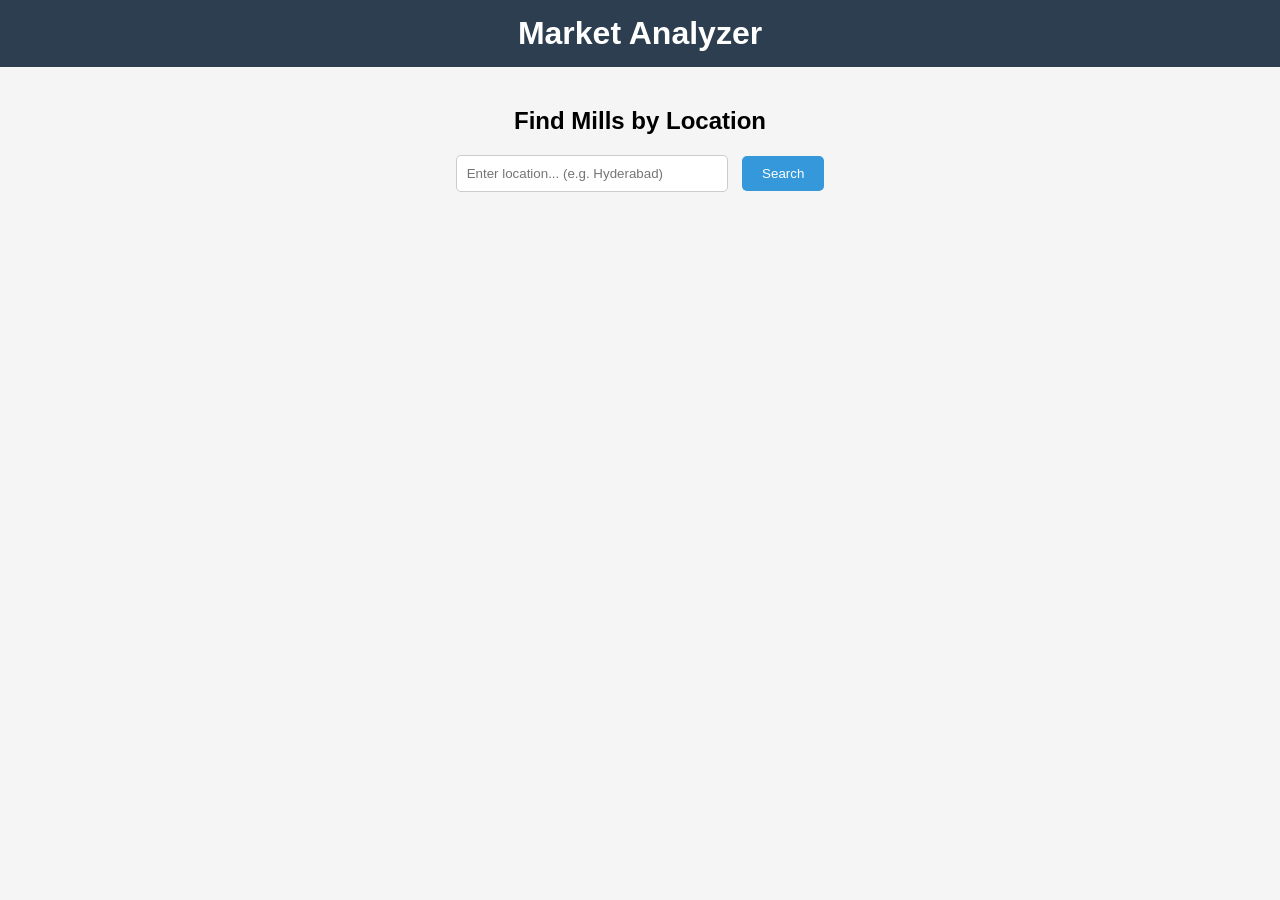
<file: market.html>
<!DOCTYPE html>
<html lang="en">

<head>
    <meta charset="UTF-8">
    <title>Market Analyzer</title>
    <style>
        body {
            font-family: Arial, sans-serif;
            margin: 0;
            padding: 0;
            background: #f5f5f5;
        }

        .navbar {
            background: #2c3e50;
            color: white;
            padding: 15px;
            display: flex;
            justify-content: center;
        }

        .navbar h1 {
            margin: 0;
        }

        .container {
            text-align: center;
            margin-top: 40px;
        }

        input {
            padding: 10px;
            width: 250px;
            border: 1px solid #ccc;
            border-radius: 5px;
        }

        button {
            padding: 10px 20px;
            margin-left: 10px;
            border: none;
            background: #3498db;
            color: white;
            cursor: pointer;
            border-radius: 5px;
        }

        button:hover {
            background: #2980b9;
        }

        .results {
            max-width: 800px;
            margin: 30px auto;
            background: white;
            padding: 20px;
            border-radius: 8px;
            box-shadow: 0 0 10px rgba(0, 0, 0, 0.1);
            display: none;
        }

        .mill {
            border-bottom: 1px solid #ddd;
            padding: 10px 0;
            cursor: pointer;
            text-align: left;
        }

        .mill:hover {
            background: #f0f8ff;
        }

        .details-card {
            margin-top: 20px;
            background: #fafafa;
            padding: 20px;
            border-radius: 8px;
            border: 1px solid #ddd;
            text-align: left;
            position: relative;
            overflow: auto;
            /* Ensures float is contained */
        }

        /* Booking button aligned to the right side */
        .book-btn {
            background: #27ae60;
            margin-bottom: 10px;
            float: right;
            margin-left: 20px;
        }

        .book-btn:hover {
            background: #1e874b;
        }

        .back-btn {
            margin-top: 25px;
        }
    </style>
</head>

<body>

    <div class="navbar">
        <h1>Market Analyzer</h1>
    </div>

    <div class="container" id="homePage">
        <h2>Find Mills by Location</h2>
        <input type="text" id="locationInput" placeholder="Enter location... (e.g. Hyderabad)">
        <button onclick="showMills()">Search</button>
    </div>

    <div class="results" id="resultsPage">
        <h2>Mills in <span id="locationName"></span></h2>
        <div id="millsList"></div>
        <div id="millDetails" class="details-card" style="display:none;"></div>
        <button class="back-btn" onclick="showMills()">⬅ Back</button>
    </div>

    <script>
        const millsData = {
            hyderabad: [{
                    name: "Hyderabad Premium Rice Mill",
                    area: "Hyderabad",
                    pricePerQuintal: "₹3,200",
                    riceTypes: ["Sona Masoori", "Basmati"],
                    details: "High quality processing with ISO certification.",
                    avgRating: 4.5,
                    reviews: 25
                },
                {
                    name: "Charminar Rice Traders",
                    area: "Hyderabad",
                    pricePerQuintal: "₹3,000",
                    riceTypes: ["Ponni", "Basmati"],
                    details: "Known for fast delivery and bulk orders.",
                    avgRating: 4.0,
                    reviews: 18
                },
                {
                    name: "Golconda Finest Mill",
                    area: "Hyderabad",
                    pricePerQuintal: "₹3,150",
                    riceTypes: ["Sona Masoori", "Ponni"],
                    details: "Premium packaging and export quality.",
                    avgRating: 4.4,
                    reviews: 20
                },
                {
                    name: "Kukatpally Rice Hub",
                    area: "Hyderabad",
                    pricePerQuintal: "₹2,950",
                    riceTypes: ["BPT", "Sona Masoori"],
                    details: "Budget-friendly bulk orders.",
                    avgRating: 4.1,
                    reviews: 16
                },
                {
                    name: "Secunderabad Agro Mill",
                    area: "Hyderabad",
                    pricePerQuintal: "₹3,050",
                    riceTypes: ["Basmati", "Jeera Samba"],
                    details: "Specialized in aromatic varieties.",
                    avgRating: 4.3,
                    reviews: 22
                },
                {
                    name: "Hitech City Grain Works",
                    area: "Hyderabad",
                    pricePerQuintal: "₹3,100",
                    riceTypes: ["Sona Masoori", "Organic Brown"],
                    details: "Focus on organic processing.",
                    avgRating: 4.6,
                    reviews: 30
                }
            ],
            guntur: [{
                    name: "Guntur Gold Rice Mill",
                    area: "Guntur",
                    pricePerQuintal: "₹2,900",
                    riceTypes: ["Sona Masoori"],
                    details: "Freshly milled rice with competitive prices.",
                    avgRating: 4.3,
                    reviews: 12
                },
                {
                    name: "Amaravati Agro Mill",
                    area: "Guntur",
                    pricePerQuintal: "₹3,000",
                    riceTypes: ["BPT", "Sona Masoori"],
                    details: "Trusted for large-scale orders.",
                    avgRating: 4.4,
                    reviews: 15
                },
                {
                    name: "D.V.G Rice Traders",
                    area: "Guntur",
                    pricePerQuintal: "₹2,950",
                    riceTypes: ["Basmati", "Jeera Samba"],
                    details: "Known for premium aromatic rice.",
                    avgRating: 4.2,
                    reviews: 10
                },
                {
                    name: "Sri Vijayalakshmi Rice Mill",
                    area: "Guntur",
                    pricePerQuintal: "₹4,870",
                    riceTypes: ["Raw rice", "NoN-Basmathi rice"],
                    details: "Trusted for premium and large-scale orders",
                    avgRating: 4.3,
                    reviews: 14

                },
                {
                    name: "Vinayaka Rice Industries",
                    area: "Guntur",
                    pricePerQuintal: "₹2,400",
                    riceTypes: ["white rice", "NoN-Basmathi rice"],
                    details: "mostly small-to-medium local mills for orders",
                    avgRating: 3.8,
                    reviews: 12

                },
                {
                    name: "Vamsi Krishna local mill",
                    area: "Guntur",
                    pricePerQuintal: "₹2,480",
                    riceTypes: ["white rice", "NoN-Basmathi rice"],
                    details: "Exports available,small scale producation",
                    avgRating: 3.8,
                    reviews: 13
                }


            ],
            vijayawada: [{
                    name: "Krishna Rice Mill",
                    area: "Vijayawada",
                    pricePerQuintal: "₹3,100",
                    riceTypes: ["white rice", "Brown rice"],
                    details: "Exports available, large scale production.",
                    avgRating: 4.6,
                    reviews: 20
                },
                {
                    name: "GVS Mills",
                    area: "Vijayawada",
                    pricePerQuintal: "₹3,050",
                    riceTypes: ["Sona Masoori", "Basmati"],
                    details: "Premium quality and quick delivery.",
                    avgRating: 4.3,
                    reviews: 18
                },
                {
                    name: "Kanaka Durga Rice Hub",
                    area: "Vijayawada",
                    pricePerQuintal: "₹3,000",
                    riceTypes: ["Ponni", "Jeera Samba"],
                    details: "Family-owned with modern equipment.",
                    avgRating: 4.2,
                    reviews: 14
                },
                {
                    name: "Hemanth Kumar Rice Mill",
                    area: "Vijayawada",
                    pricePerQuintal: "₹3,470",
                    riceTypes: ["Raw rice , white rice"],
                    details: "small-scale orders and mill services",
                    avgRating: 4.0,
                    reviews: 15
                },
                {
                    name: "Sri Padmalaya Rice Mills",
                    area: "Vijayawada",
                    pricePerQuintal: "₹2,000",
                    riceTypes: ["Branded riceTypes"],
                    details: "large-scale orders and mill services",
                    avgRating: 4.2,
                    reviews: 18
                },
                {
                    name: "Sri Varalakshmi Rice Mills",
                    area: "Vijayawada",
                    pricePerQuintal: "₹1,500 - 3,500",
                    riceTypes: ["white rice, NoN-Basmathi rice"],
                    details: "local orders and mill services",
                    avgRating: 3.2,
                    reviews: 13
                }
            ]
        };

        function showMills() {
            const location = document.getElementById("locationInput").value.trim().toLowerCase();
            if (!location) return alert("Please enter a location");

            const mills = millsData[location] || [];
            document.getElementById("homePage").style.display = "none";
            document.getElementById("resultsPage").style.display = "block";
            document.getElementById("locationName").textContent = capitalize(location);
            document.getElementById("millDetails").style.display = "none";

            const list = document.getElementById("millsList");
            list.innerHTML = "";
            if (mills.length === 0) {
                list.innerHTML = "<p>No mills found for this location.</p>";
                return;
            }

            mills.forEach(mill => {
                const div = document.createElement("div");
                div.className = "mill";
                div.textContent = mill.name;
                div.onclick = () => showDetails(mill);
                list.appendChild(div);
            });
        }

        function showDetails(mill) {
            const details = document.getElementById("millDetails");
            details.style.display = "block";
            details.innerHTML = `
    <button class="book-btn" onclick="window.location.href='Booking.html'">Book Now</button>
    <h3>${mill.name}</h3>
    <p><b>Location:</b> ${mill.area}</p>
    <p><b>Price:</b> ${mill.pricePerQuintal}</p>
    <p><b>Rice Types:</b> ${mill.riceTypes.join(", ")}</p>
    <p><b>Details:</b> ${mill.details}</p>
    <p><b>Reviews:</b> ⭐ ${mill.avgRating} (${mill.reviews})</p
  `;
        }

        // function bookMill(name) {
        //     alert("Booking request sent for " + name + "!");
        // }

        function goBack() {
            document.getElementById("homePage").style.display = "block";
            document.getElementById("resultsPage").style.display = "none";
        }

        function capitalize(str) {
            return str.charAt(0).toUpperCase() + str.slice(1);
        }
    </script>
</body>

</html>
</file>
